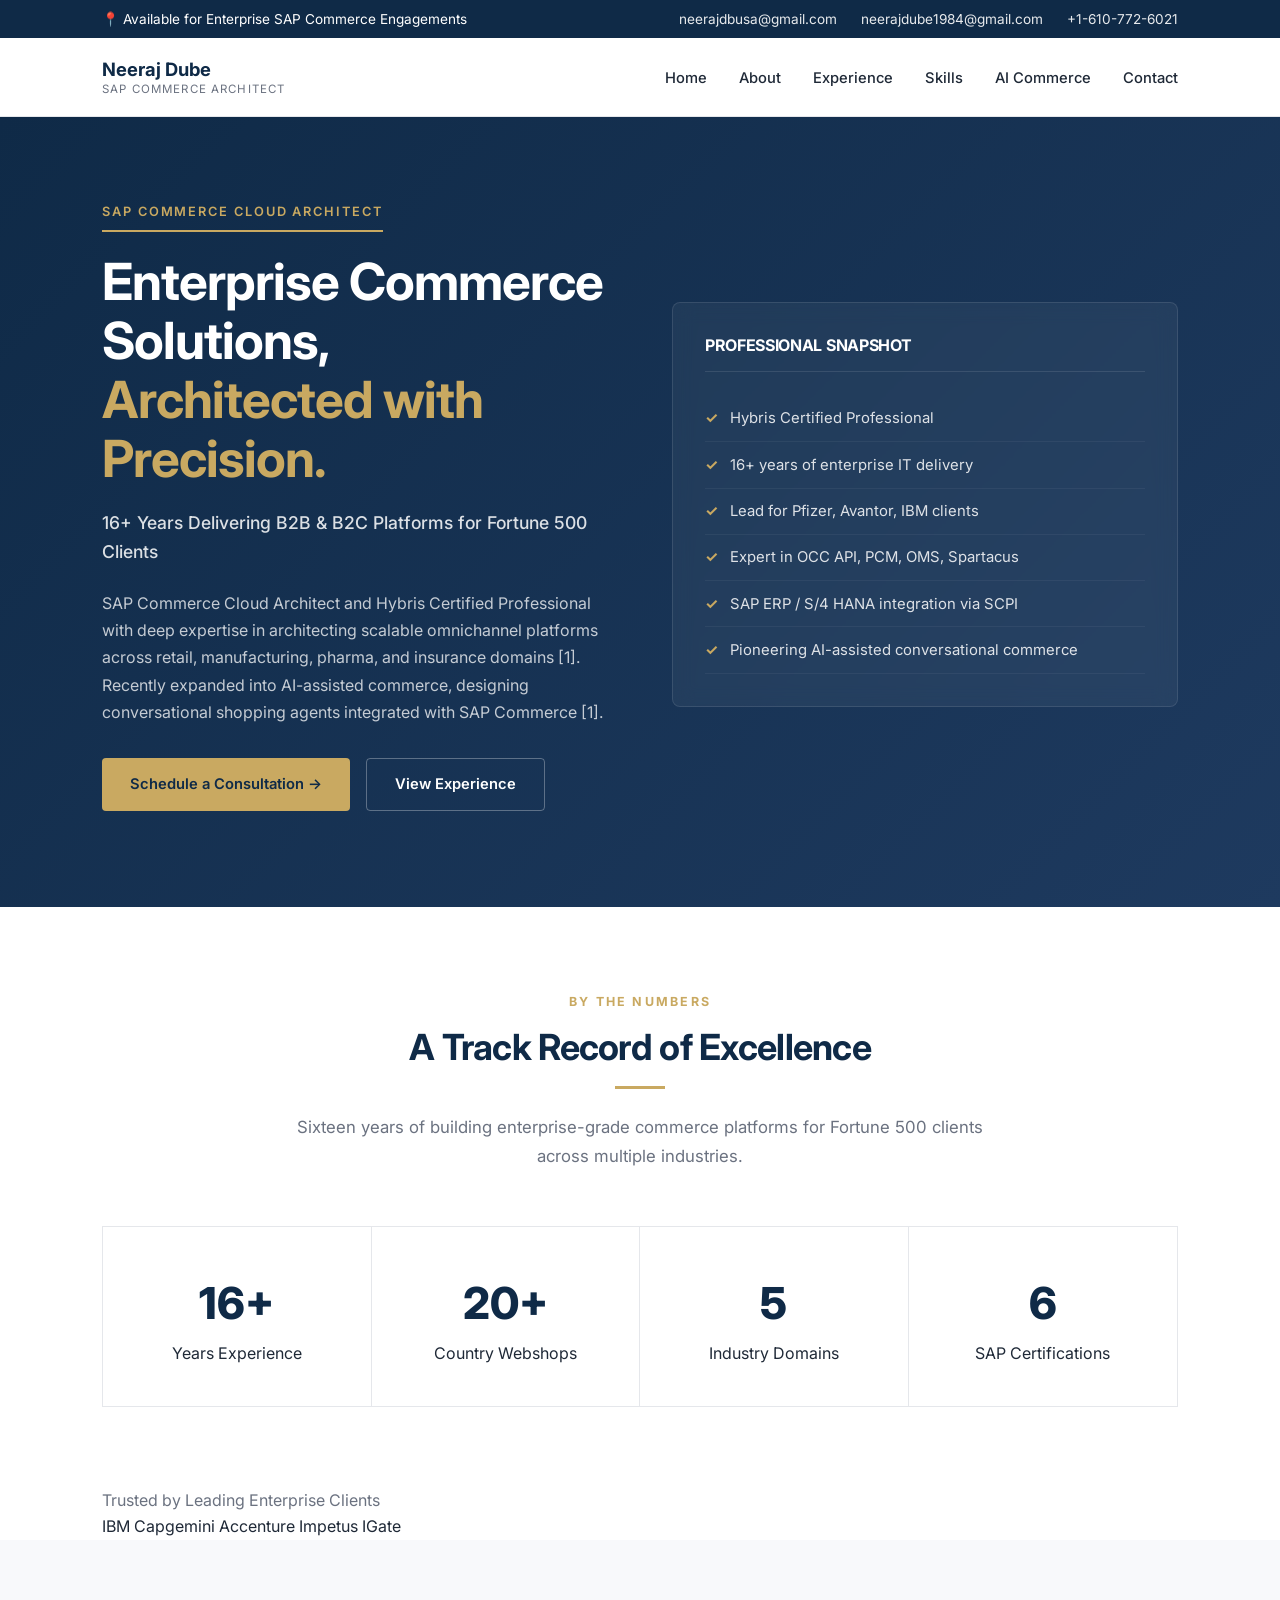
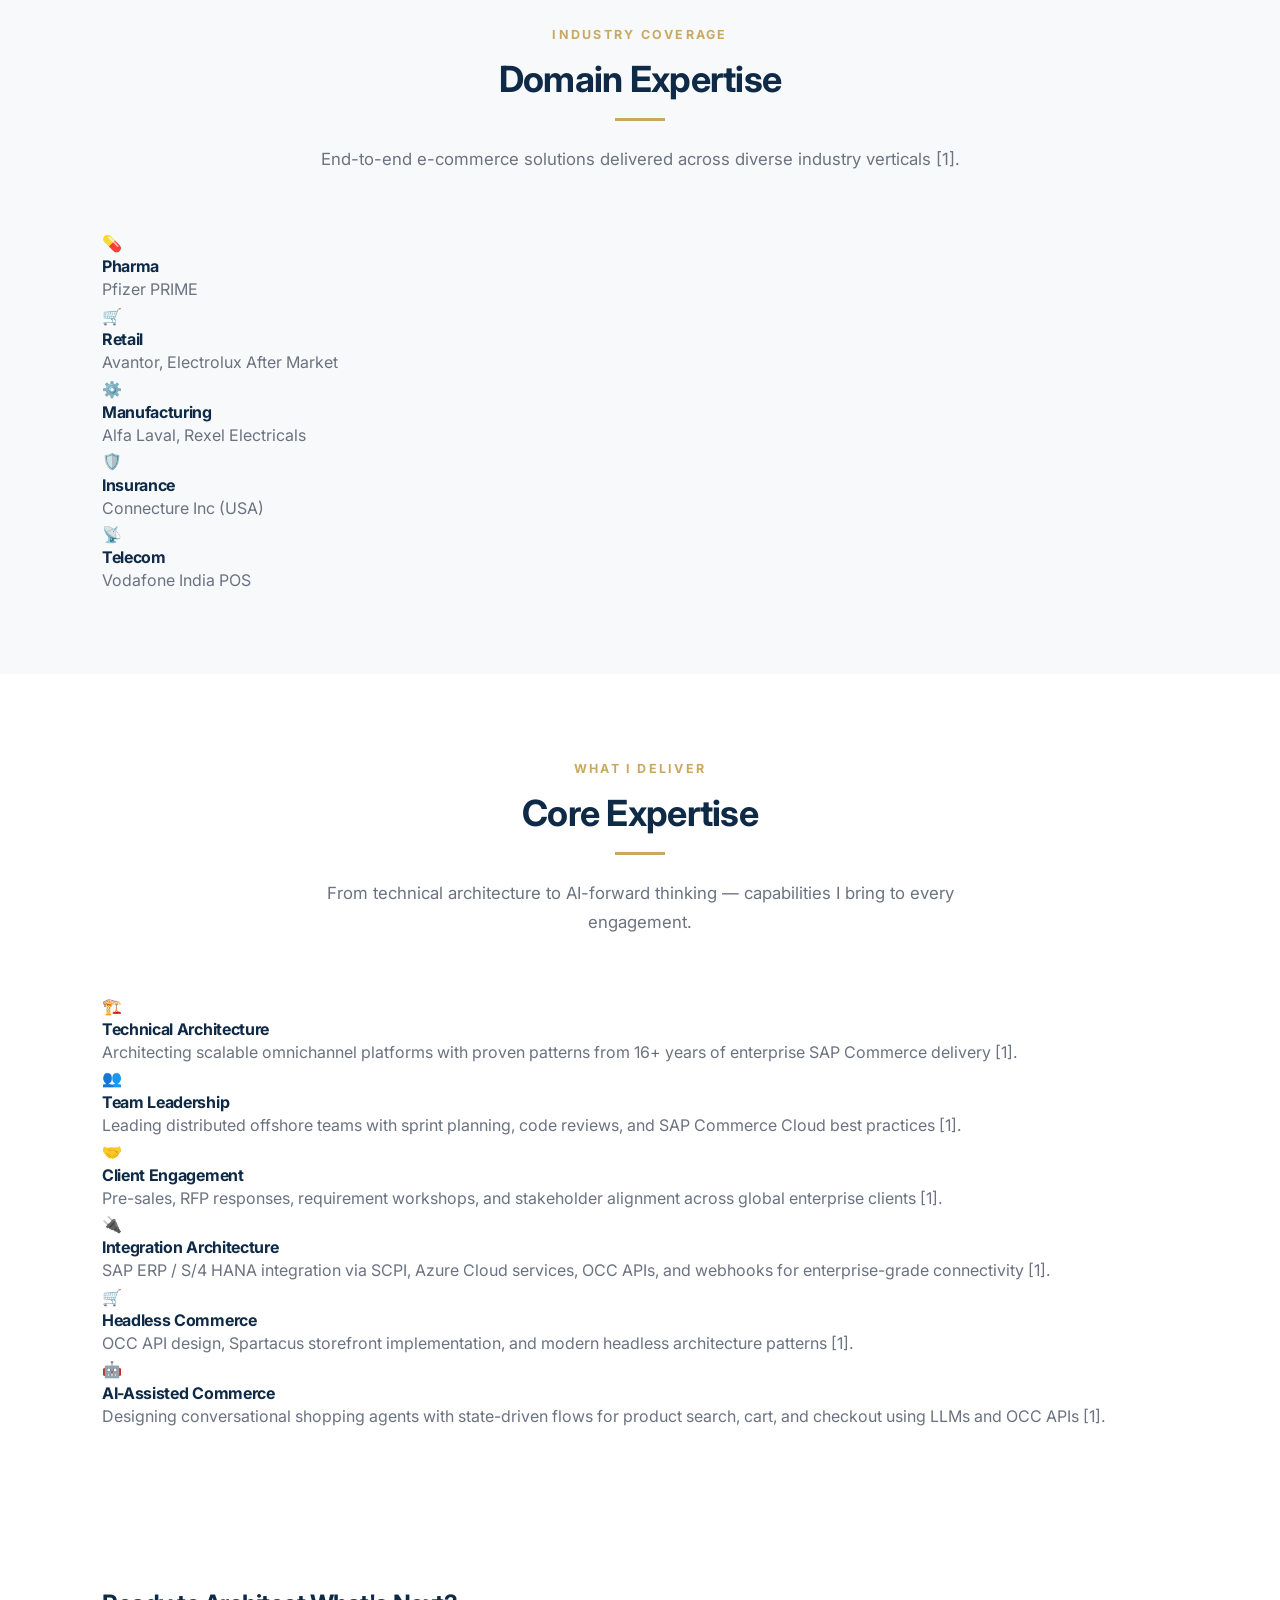
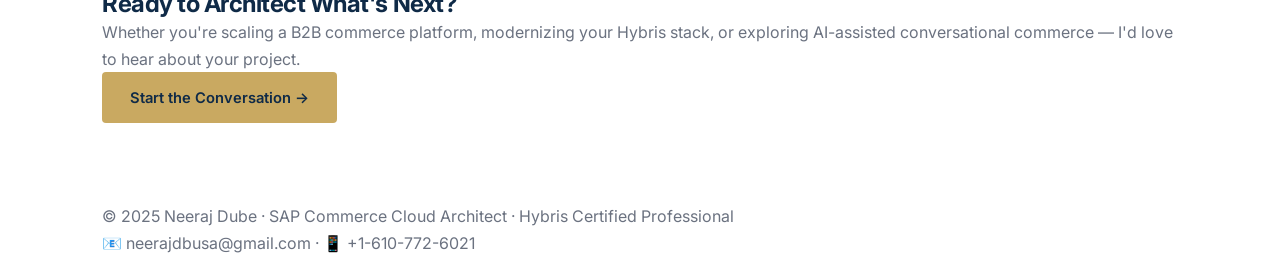
<file: index.html>
<!DOCTYPE html>
<html lang="en">
<head>
<meta charset="UTF-8" />
<meta name="viewport" content="width=device-width, initial-scale=1.0" />
<title>Neeraj Dube — SAP Commerce Cloud Architect</title>
<meta name="description" content="SAP Commerce Cloud Architect and Hybris Certified Professional with 16+ years of experience delivering enterprise B2B and B2C commerce solutions across pharma, retail, manufacturing, and insurance domains." />
<link href="https://fonts.googleapis.com/css2?family=Inter:wght@400;500;600;700;800&display=swap" rel="stylesheet">
<link rel="stylesheet" href="style.css">
</head>
 
<body>

<!-- Top Bar -->
<div class="top-bar">
  <div class="top-bar-inner">
    <span>📍 Available for Enterprise SAP Commerce Engagements</span>
    <div>
      <a href="mailto:neerajdbusa@gmail.com">neerajdbusa@gmail.com</a>
       <a href="mailto:neerajdube1984@gmail.com">neerajdube1984@gmail.com</a>
      <a href="tel:+16107726021">+1-610-772-6021</a>
    </div>
  </div>
</div>

<!-- Navigation -->
<!-- Navigation -->
<nav>
  <div class="nav-inner">
    <div class="logo">
      <span class="logo-name">Neeraj Dube</span>
      <span class="logo-tagline">SAP Commerce Architect</span>
    </div>

    <button class="menu-toggle" id="menuToggle" aria-label="Toggle menu">
      <span></span>
      <span></span>
      <span></span>
    </button>

    <ul class="nav-links" id="navLinks">
      <li><a href="index.html">Home</a></li>
      <li><a href="about.html">About</a></li>
      <li><a href="experience.html">Experience</a></li>
      <li><a href="skills.html">Skills</a></li>
      <li><a href="ai-commerce.html">AI Commerce</a></li>
      <li><a href="contact.html">Contact</a></li>
    </ul>
  </div>
</nav>

<div class="menu-overlay" id="menuOverlay"></div>

<!-- Hero Section -->
<header class="hero">
  <div class="container">
    <div class="hero-inner">
      <div>
        <span class="hero-eyebrow">SAP Commerce Cloud Architect</span>
        <h1>Enterprise Commerce Solutions, <span class="accent">Architected with Precision.</span></h1>
        <p class="title">16+ Years Delivering B2B & B2C Platforms for Fortune 500 Clients</p>
        <p class="tagline">
          SAP Commerce Cloud Architect and Hybris Certified Professional with deep expertise in architecting scalable omnichannel platforms across retail, manufacturing, pharma, and insurance domains [1]. Recently expanded into AI-assisted commerce, designing conversational shopping agents integrated with SAP Commerce [1].
        </p>
        <div class="hero-actions">
          <a href="contact.html" class="btn btn-primary">Schedule a Consultation →</a>
          <a href="experience.html" class="btn btn-outline">View Experience</a>
        </div>
      </div>

      <div class="hero-card">
        <h3>Professional Snapshot</h3>
        <ul class="cred-list">
          <li>Hybris Certified Professional </li>
          <li>16+ years of enterprise IT delivery </li>
          <li>Lead for Pfizer, Avantor, IBM clients </li>
          <li>Expert in OCC API, PCM, OMS, Spartacus </li>
          <li>SAP ERP / S/4 HANA integration via SCPI </li>
          <li>Pioneering AI-assisted conversational commerce </li>
        </ul>
      </div>
    </div>
  </div>
</header>

<!-- Stats Section -->
<section>
  <div class="container">
    <div class="section-header">
      <span class="eyebrow">By The Numbers</span>
      <h2 class="section-title">A Track Record of Excellence</h2>
      <div class="section-divider"></div>
      <p class="section-subtitle">Sixteen years of building enterprise-grade commerce platforms for Fortune 500 clients across multiple industries.</p>
    </div>
    <div class="stats-grid">
      <div class="stat-card">
        <div class="stat-num">16<span class="plus">+</span></div>
        <div class="stat-label">Years Experience</div>
      </div>
      <div class="stat-card">
        <div class="stat-num">20<span class="plus">+</span></div>
        <div class="stat-label">Country Webshops</div>
      </div>
      <div class="stat-card">
        <div class="stat-num">5</div>
        <div class="stat-label">Industry Domains</div>
      </div>
      <div class="stat-card">
        <div class="stat-num">6</div>
        <div class="stat-label">SAP Certifications</div>
      </div>
    </div>
  </div>
</section>

<!-- Clients Bar -->
<div class="clients-section">
  <div class="container">
    <p class="clients-label">Trusted by Leading Enterprise Clients</p>
    <div class="clients-grid">
      <span class="client-name">IBM</span>
      <span class="client-name">Capgemini</span>
      <span class="client-name">Accenture</span>
      <span class="client-name">Impetus</span>
      <span class="client-name">IGate</span>
      </div>
  </div>
</div>

<!-- Domain Expertise -->
<section class="section-alt">
  <div class="container">
    <div class="section-header">
      <span class="eyebrow">Industry Coverage</span>
      <h2 class="section-title">Domain Expertise</h2>
      <div class="section-divider"></div>
      <p class="section-subtitle">End-to-end e-commerce solutions delivered across diverse industry verticals [1].</p>
    </div>
    <div class="domain-grid">
      <div class="domain-card">
        <div class="domain-icon">💊</div>
        <h4>Pharma</h4>
        <p>Pfizer PRIME </p>
      </div>
      <div class="domain-card">
        <div class="domain-icon">🛒</div>
        <h4>Retail</h4>
        <p>Avantor, Electrolux After Market</p>
      </div>
      <div class="domain-card">
        <div class="domain-icon">⚙️</div>
        <h4>Manufacturing</h4>
        <p>Alfa Laval, Rexel Electricals </p>
      </div>
      <div class="domain-card">
        <div class="domain-icon">🛡️</div>
        <h4>Insurance</h4>
        <p>Connecture Inc (USA) </p>
      </div>
      <div class="domain-card">
        <div class="domain-icon">📡</div>
        <h4>Telecom</h4>
        <p>Vodafone India POS </p>
      </div>
    </div>
  </div>
</section>

<!-- Core Expertise -->
<section>
  <div class="container">
    <div class="section-header">
      <span class="eyebrow">What I Deliver</span>
      <h2 class="section-title">Core Expertise</h2>
      <div class="section-divider"></div>
      <p class="section-subtitle">From technical architecture to AI-forward thinking — capabilities I bring to every engagement.</p>
    </div>
    <div class="expertise-grid">
      <div class="expertise-card">
        <div class="expertise-icon">🏗️</div>
        <h4>Technical Architecture</h4>
        <p>Architecting scalable omnichannel platforms with proven patterns from 16+ years of enterprise SAP Commerce delivery [1].</p>
      </div>
      <div class="expertise-card">
        <div class="expertise-icon">👥</div>
        <h4>Team Leadership</h4>
        <p>Leading distributed offshore teams with sprint planning, code reviews, and SAP Commerce Cloud best practices [1].</p>
      </div>
      <div class="expertise-card">
        <div class="expertise-icon">🤝</div>
        <h4>Client Engagement</h4>
        <p>Pre-sales, RFP responses, requirement workshops, and stakeholder alignment across global enterprise clients [1].</p>
      </div>
      <div class="expertise-card">
        <div class="expertise-icon">🔌</div>
        <h4>Integration Architecture</h4>
        <p>SAP ERP / S/4 HANA integration via SCPI, Azure Cloud services, OCC APIs, and webhooks for enterprise-grade connectivity [1].</p>
      </div>
      <div class="expertise-card">
        <div class="expertise-icon">🛒</div>
        <h4>Headless Commerce</h4>
        <p>OCC API design, Spartacus storefront implementation, and modern headless architecture patterns [1].</p>
      </div>
      <div class="expertise-card">
        <div class="expertise-icon">🤖</div>
        <h4>AI-Assisted Commerce</h4>
        <p>Designing conversational shopping agents with state-driven flows for product search, cart, and checkout using LLMs and OCC APIs [1].</p>
      </div>
    </div>
  </div>
</section>

<!-- CTA Banner -->
<section>
  <div class="container">
    <div class="cta-banner">
      <h2>Ready to Architect What's Next?</h2>
      <p>Whether you're scaling a B2B commerce platform, modernizing your Hybris stack, or exploring AI-assisted conversational commerce — I'd love to hear about your project.</p>
      <a href="contact.html" class="btn btn-primary">Start the Conversation →</a>
    </div>
  </div>
</section>

<!-- Footer -->
<footer>
  <div class="container">
    <p>© 2025 Neeraj Dube · SAP Commerce Cloud Architect · Hybris Certified Professional </p>
    <p>📧 <a href="mailto:neerajdbusa@gmail.com">neerajdbusa@gmail.com</a> · 📱 +1-610-772-6021</p>
  </div>
</footer>
<script>
        document.addEventListener('DOMContentLoaded', function() {
          const menuToggle = document.getElementById('menuToggle');
          const navLinks = document.getElementById('navLinks');
          const menuOverlay = document.getElementById('menuOverlay');

          function toggleMenu() {
            menuToggle.classList.toggle('active');
            navLinks.classList.toggle('active');
            menuOverlay.classList.toggle('active');
            document.body.style.overflow = navLinks.classList.contains('active') ? 'hidden' : '';
          }

          if (menuToggle && navLinks && menuOverlay) {
            menuToggle.addEventListener('click', toggleMenu);
            menuOverlay.addEventListener('click', toggleMenu);

            const links = navLinks.querySelectorAll('a');
            links.forEach(link => {
              link.addEventListener('click', toggleMenu);
            });
          }
        });
      </script>
</body>
</html>
</file>
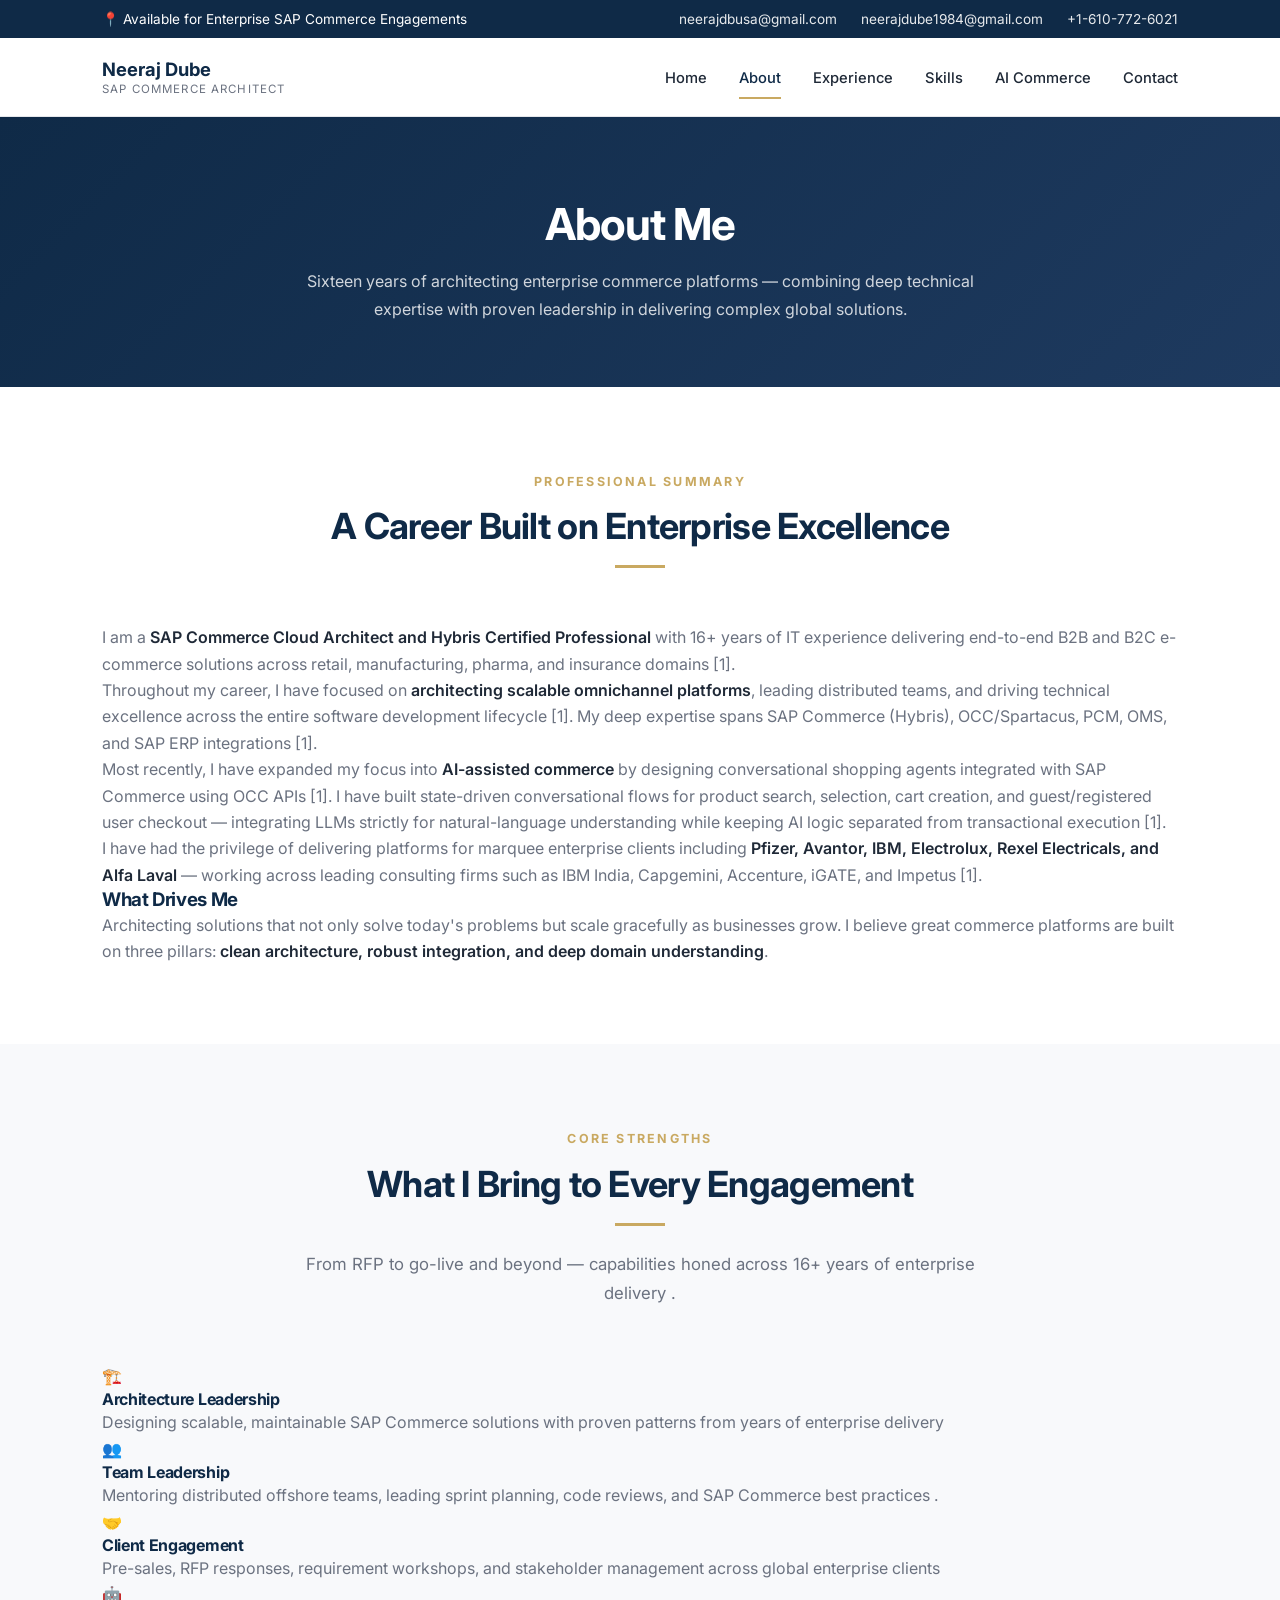
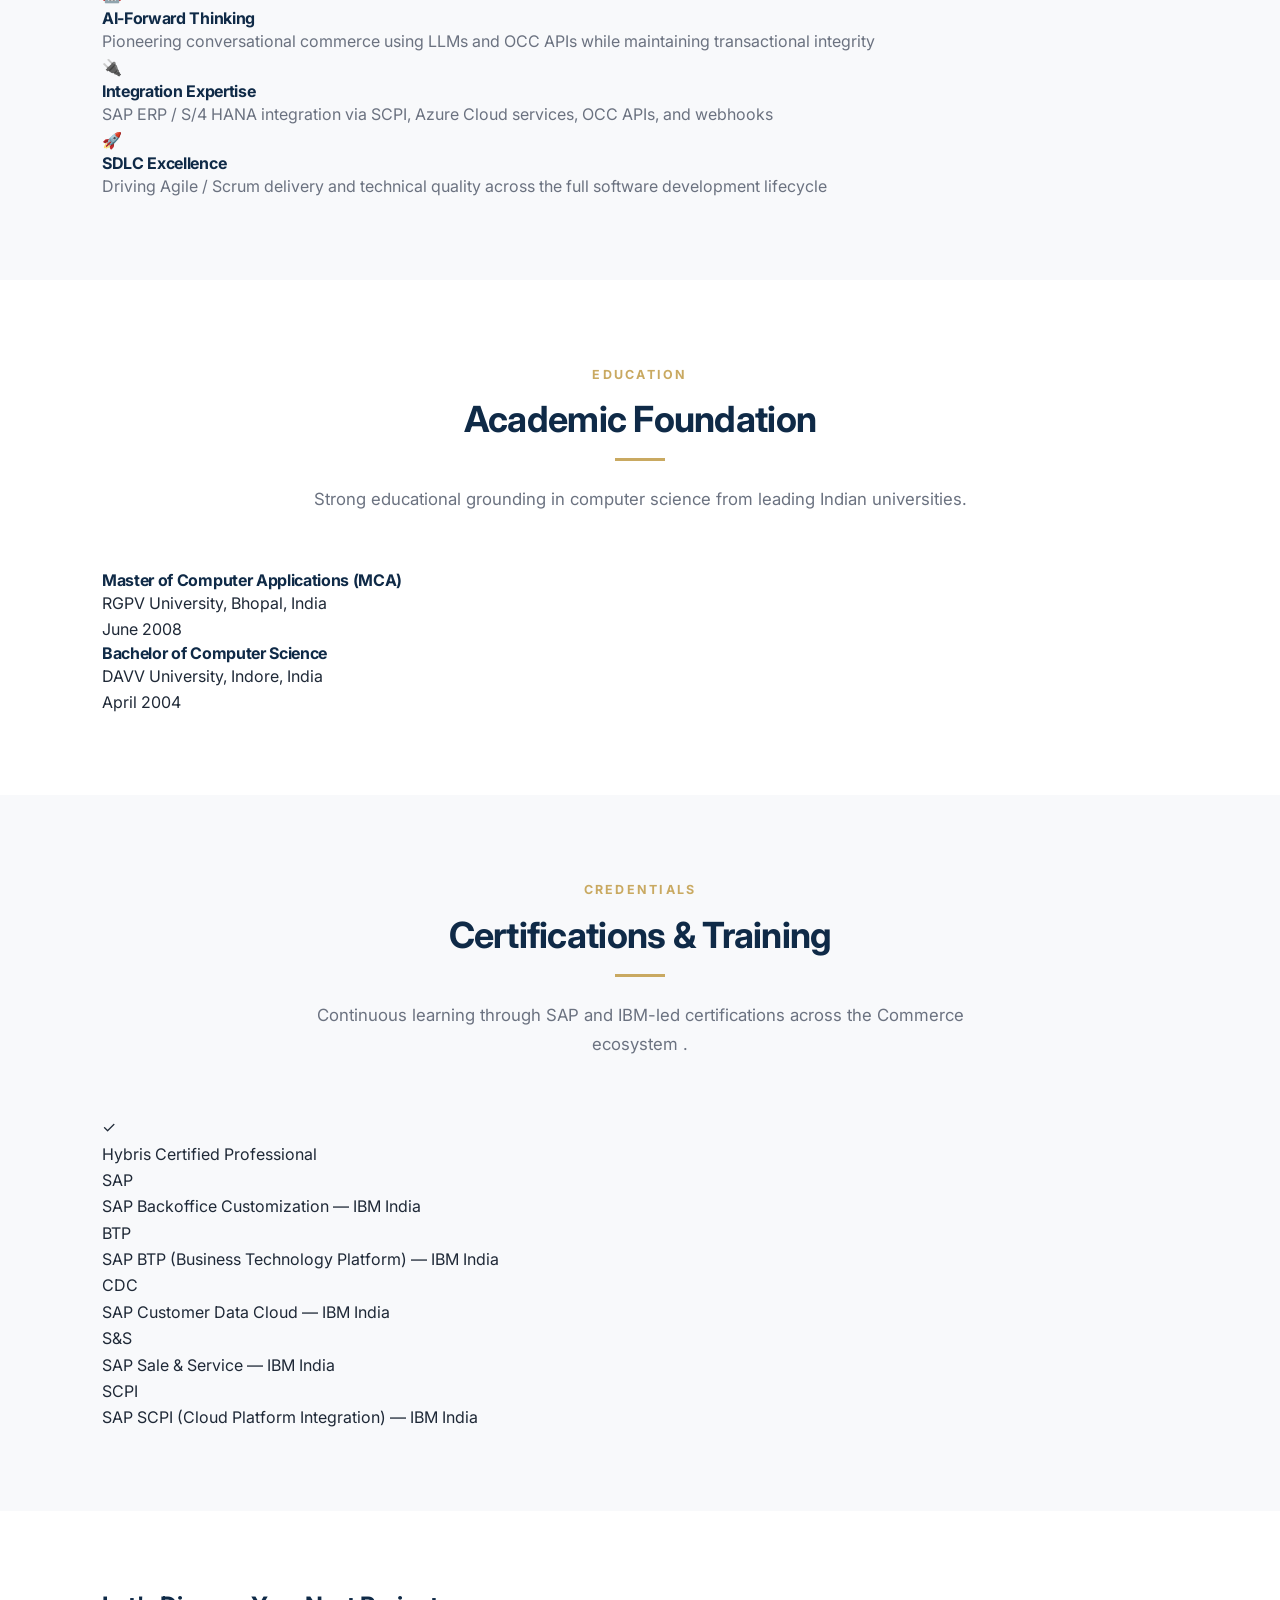
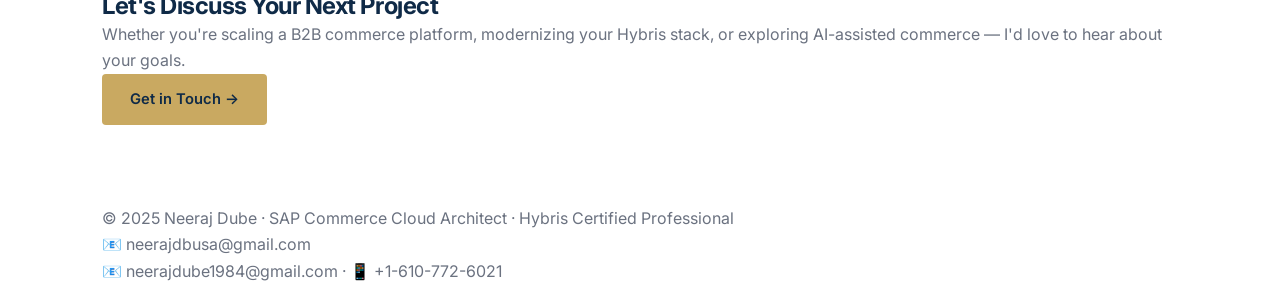
<file: about.html>
<!DOCTYPE html>
<html lang="en">
<head>
<meta charset="UTF-8" />
<meta name="viewport" content="width=device-width, initial-scale=1.0" />
<title>About — Neeraj Dube | SAP Commerce Cloud Architect</title>
<meta name="description" content="About Neeraj Dube — SAP Commerce Cloud Architect with 16+ years of experience delivering enterprise B2B and B2C commerce solutions across retail, manufacturing, pharma, and insurance domains." />
<link href="https://fonts.googleapis.com/css2?family=Inter:wght@400;500;600;700;800&display=swap" rel="stylesheet">
<link rel="stylesheet" href="style.css">
</head>
 
<body>

<!-- Top Bar -->
<div class="top-bar">
  <div class="top-bar-inner">
    <span>📍 Available for Enterprise SAP Commerce Engagements</span>
    <div>
       <a href="mailto:neerajdbusa@gmail.com">neerajdbusa@gmail.com</a>
       <a href="mailto:neerajdube1984@gmail.com">neerajdube1984@gmail.com</a>
      <a href="tel:+16107726021">+1-610-772-6021</a>
    </div>
  </div>
</div>

<!-- Navigation -->
<!-- Navigation -->
<nav>
  <div class="nav-inner">
    <div class="logo">
      <span class="logo-name">Neeraj Dube</span>
      <span class="logo-tagline">SAP Commerce Architect</span>
    </div>

    <button class="menu-toggle" id="menuToggle" aria-label="Toggle menu">
      <span></span>
      <span></span>
      <span></span>
    </button>

    <ul class="nav-links" id="navLinks">
      <li><a href="index.html">Home</a></li>
     <li><a href="about.html" class="active">About</a></li>
      <li><a href="experience.html">Experience</a></li>
      <li><a href="skills.html">Skills</a></li>
      <li><a href="ai-commerce.html">AI Commerce</a></li>
      <li><a href="contact.html">Contact</a></li>
    </ul>
  </div>
</nav>

<div class="menu-overlay" id="menuOverlay"></div>

<!-- Page Header -->
<header class="page-header">
  <div class="container">
    <h1>About Me</h1>
    <p>Sixteen years of architecting enterprise commerce platforms — combining deep technical expertise with proven leadership in delivering complex global solutions.</p>
  </div>
</header>

<!-- Professional Summary -->
<section>
  <div class="container">
    <div class="section-header">
      <span class="eyebrow">Professional Summary</span>
      <h2 class="section-title">A Career Built on Enterprise Excellence</h2>
      <div class="section-divider"></div>
    </div>

    <div class="about-text">
      <p>I am a <strong>SAP Commerce Cloud Architect and Hybris Certified Professional</strong> with 16+ years of IT experience delivering end-to-end B2B and B2C e-commerce solutions across retail, manufacturing, pharma, and insurance domains [1].</p>
      <p>Throughout my career, I have focused on <strong>architecting scalable omnichannel platforms</strong>, leading distributed teams, and driving technical excellence across the entire software development lifecycle [1]. My deep expertise spans SAP Commerce (Hybris), OCC/Spartacus, PCM, OMS, and SAP ERP integrations [1].</p>
      <p>Most recently, I have expanded my focus into <strong>AI-assisted commerce</strong> by designing conversational shopping agents integrated with SAP Commerce using OCC APIs [1]. I have built state-driven conversational flows for product search, selection, cart creation, and guest/registered user checkout — integrating LLMs strictly for natural-language understanding while keeping AI logic separated from transactional execution [1].</p>
      <p>I have had the privilege of delivering platforms for marquee enterprise clients including <strong>Pfizer, Avantor, IBM, Electrolux, Rexel Electricals, and Alfa Laval</strong> — working across leading consulting firms such as IBM India, Capgemini, Accenture, iGATE, and Impetus [1].</p>
    </div>

    <div class="highlight-box">
      <h3>What Drives Me</h3>
      <p>Architecting solutions that not only solve today's problems but scale gracefully as businesses grow. I believe great commerce platforms are built on three pillars: <strong>clean architecture, robust integration, and deep domain understanding</strong>.</p>
    </div>
  </div>
</section>

<!-- Core Strengths -->
<section class="section-alt">
  <div class="container">
    <div class="section-header">
      <span class="eyebrow">Core Strengths</span>
      <h2 class="section-title">What I Bring to Every Engagement</h2>
      <div class="section-divider"></div>
      <p class="section-subtitle">From RFP to go-live and beyond — capabilities honed across 16+ years of enterprise delivery .</p>
    </div>

    <div class="values-grid">
      <div class="value-card">
        <div class="value-icon">🏗️</div>
        <h4>Architecture Leadership</h4>
        <p>Designing scalable, maintainable SAP Commerce solutions with proven patterns from years of enterprise delivery </p>
      </div>
      <div class="value-card">
        <div class="value-icon">👥</div>
        <h4>Team Leadership</h4>
        <p>Mentoring distributed offshore teams, leading sprint planning, code reviews, and SAP Commerce best practices .</p>
      </div>
      <div class="value-card">
        <div class="value-icon">🤝</div>
        <h4>Client Engagement</h4>
        <p>Pre-sales, RFP responses, requirement workshops, and stakeholder management across global enterprise clients </p>
      </div>
      <div class="value-card">
        <div class="value-icon">🤖</div>
        <h4>AI-Forward Thinking</h4>
        <p>Pioneering conversational commerce using LLMs and OCC APIs while maintaining transactional integrity </p>
      </div>
      <div class="value-card">
        <div class="value-icon">🔌</div>
        <h4>Integration Expertise</h4>
        <p>SAP ERP / S/4 HANA integration via SCPI, Azure Cloud services, OCC APIs, and webhooks </p>
      </div>
      <div class="value-card">
        <div class="value-icon">🚀</div>
        <h4>SDLC Excellence</h4>
        <p>Driving Agile / Scrum delivery and technical quality across the full software development lifecycle </p>
      </div>
    </div>
  </div>
</section>

<!-- Education -->
<section>
  <div class="container">
    <div class="section-header">
      <span class="eyebrow">Education</span>
      <h2 class="section-title">Academic Foundation</h2>
      <div class="section-divider"></div>
      <p class="section-subtitle">Strong educational grounding in computer science from leading Indian universities.</p>
    </div>

    <div class="edu-card">
      <h4>Master of Computer Applications (MCA)</h4>
      <div class="uni">RGPV University, Bhopal, India</div>
      <div class="year">June 2008 </div>
    </div>
    <div class="edu-card">
      <h4>Bachelor of Computer Science</h4>
      <div class="uni">DAVV University, Indore, India</div>
      <div class="year">April 2004 </div>
    </div>
  </div>
</section>

<!-- Certifications -->
<section class="section-alt">
  <div class="container">
    <div class="section-header">
      <span class="eyebrow">Credentials</span>
      <h2 class="section-title">Certifications & Training</h2>
      <div class="section-divider"></div>
      <p class="section-subtitle">Continuous learning through SAP and IBM-led certifications across the Commerce ecosystem .</p>
    </div>

    <div class="cert-grid">
      <div class="cert-card">
        <div class="cert-icon">✓</div>
        <div class="name">Hybris Certified Professional </div>
      </div>
      <div class="cert-card">
        <div class="cert-icon">SAP</div>
        <div class="name">SAP Backoffice Customization — IBM India </div>
      </div>
      <div class="cert-card">
        <div class="cert-icon">BTP</div>
        <div class="name">SAP BTP (Business Technology Platform) — IBM India </div>
      </div>
      <div class="cert-card">
        <div class="cert-icon">CDC</div>
        <div class="name">SAP Customer Data Cloud — IBM India </div>
      </div>
      <div class="cert-card">
        <div class="cert-icon">S&S</div>
        <div class="name">SAP Sale & Service — IBM India </div>
      </div>
      <div class="cert-card">
        <div class="cert-icon">SCPI</div>
        <div class="name">SAP SCPI (Cloud Platform Integration) — IBM India </div>
      </div>
    </div>
  </div>
</section>

<!-- CTA Banner -->
<section>
  <div class="container">
    <div class="cta-banner">
      <h2>Let's Discuss Your Next Project</h2>
      <p>Whether you're scaling a B2B commerce platform, modernizing your Hybris stack, or exploring AI-assisted commerce — I'd love to hear about your goals.</p>
      <a href="contact.html" class="btn btn-primary">Get in Touch →</a>
    </div>
  </div>
</section>

<!-- Footer -->
<footer>
  <div class="container">
    <p>© 2025 Neeraj Dube · SAP Commerce Cloud Architect · Hybris Certified Professional </p>
    <p>📧 <a href="mailto:neerajdbusa@gmail.com">neerajdbusa@gmail.com</a>  
    <p>📧 <a href="mailto:neerajdube1984@gmail.com">neerajdube1984@gmail.com</a> · 📱 +1-610-772-6021</p>
  </div>
</footer>
  <script>
        document.addEventListener('DOMContentLoaded', function() {
          const menuToggle = document.getElementById('menuToggle');
          const navLinks = document.getElementById('navLinks');
          const menuOverlay = document.getElementById('menuOverlay');

          function toggleMenu() {
            menuToggle.classList.toggle('active');
            navLinks.classList.toggle('active');
            menuOverlay.classList.toggle('active');
            document.body.style.overflow = navLinks.classList.contains('active') ? 'hidden' : '';
          }

          if (menuToggle && navLinks && menuOverlay) {
            menuToggle.addEventListener('click', toggleMenu);
            menuOverlay.addEventListener('click', toggleMenu);

            const links = navLinks.querySelectorAll('a');
            links.forEach(link => {
              link.addEventListener('click', toggleMenu);
            });
          }
        });
      </script>
</body>
</html>
</file>
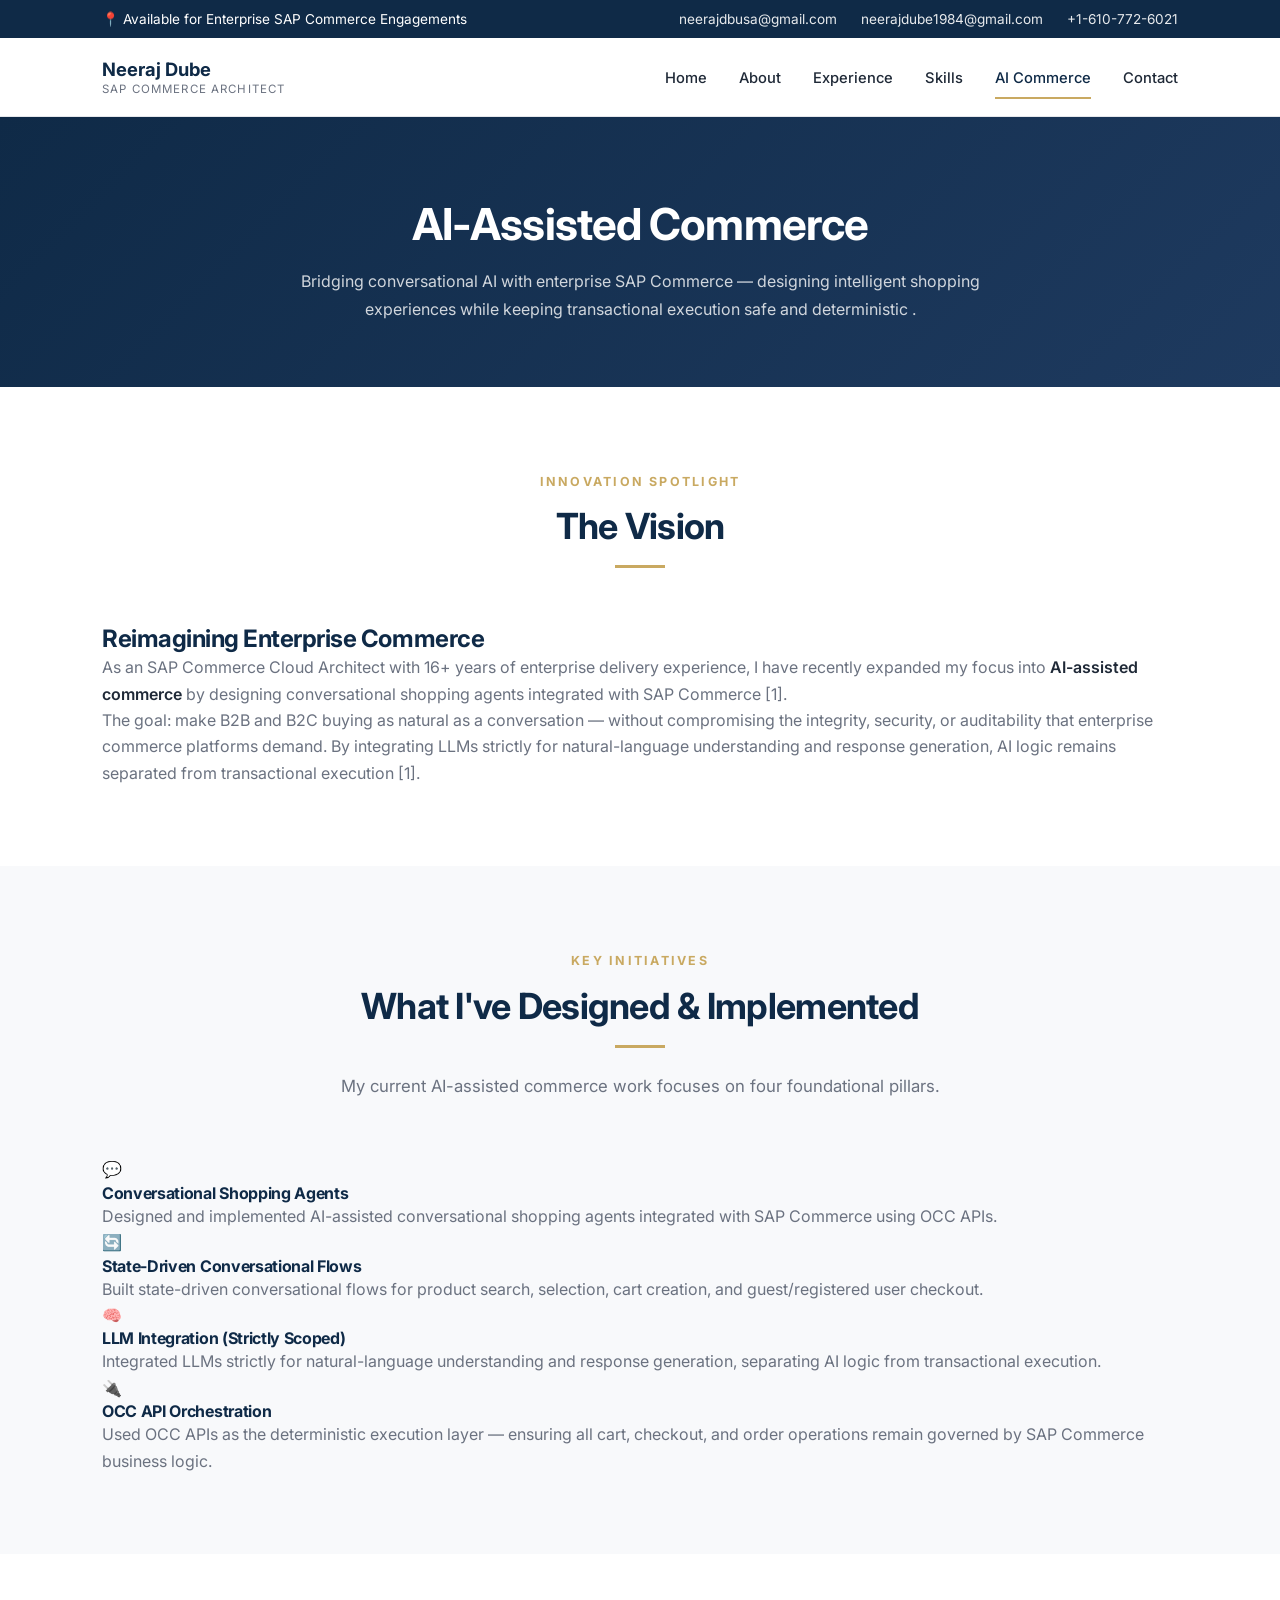
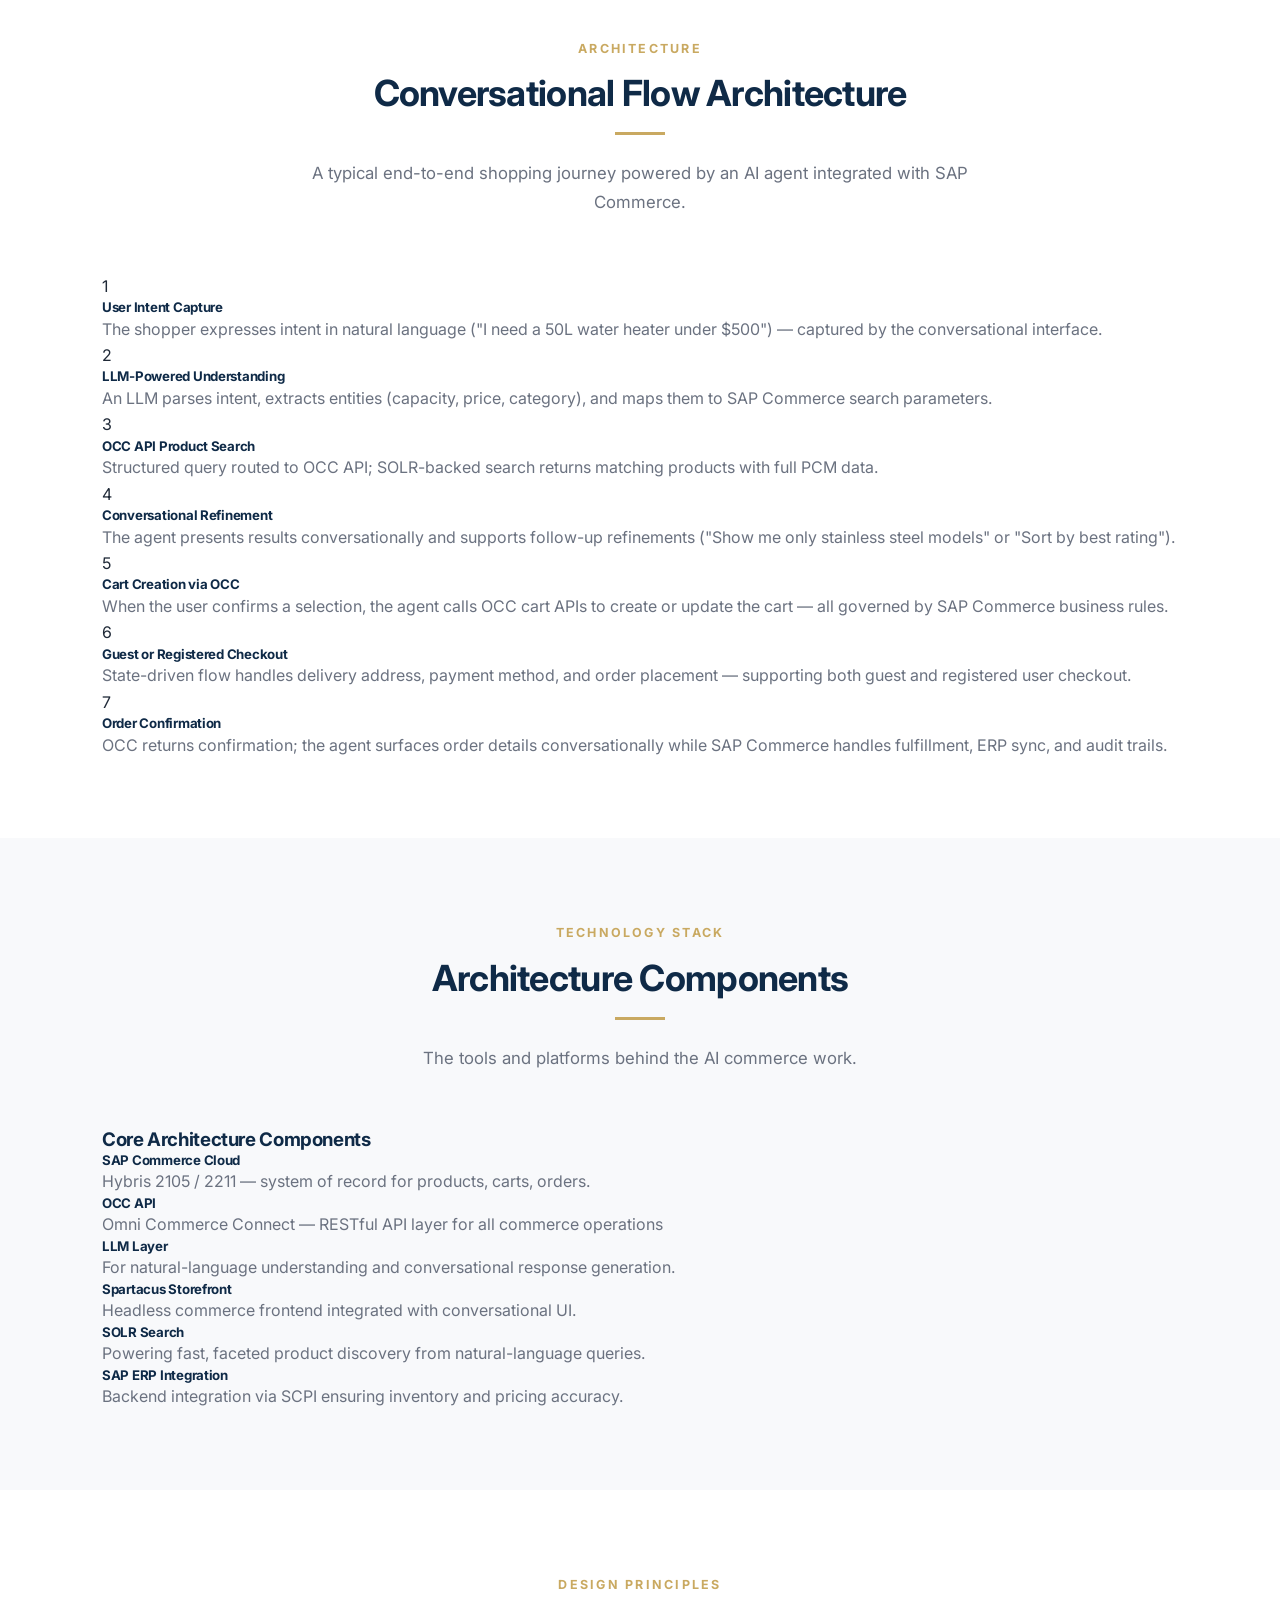
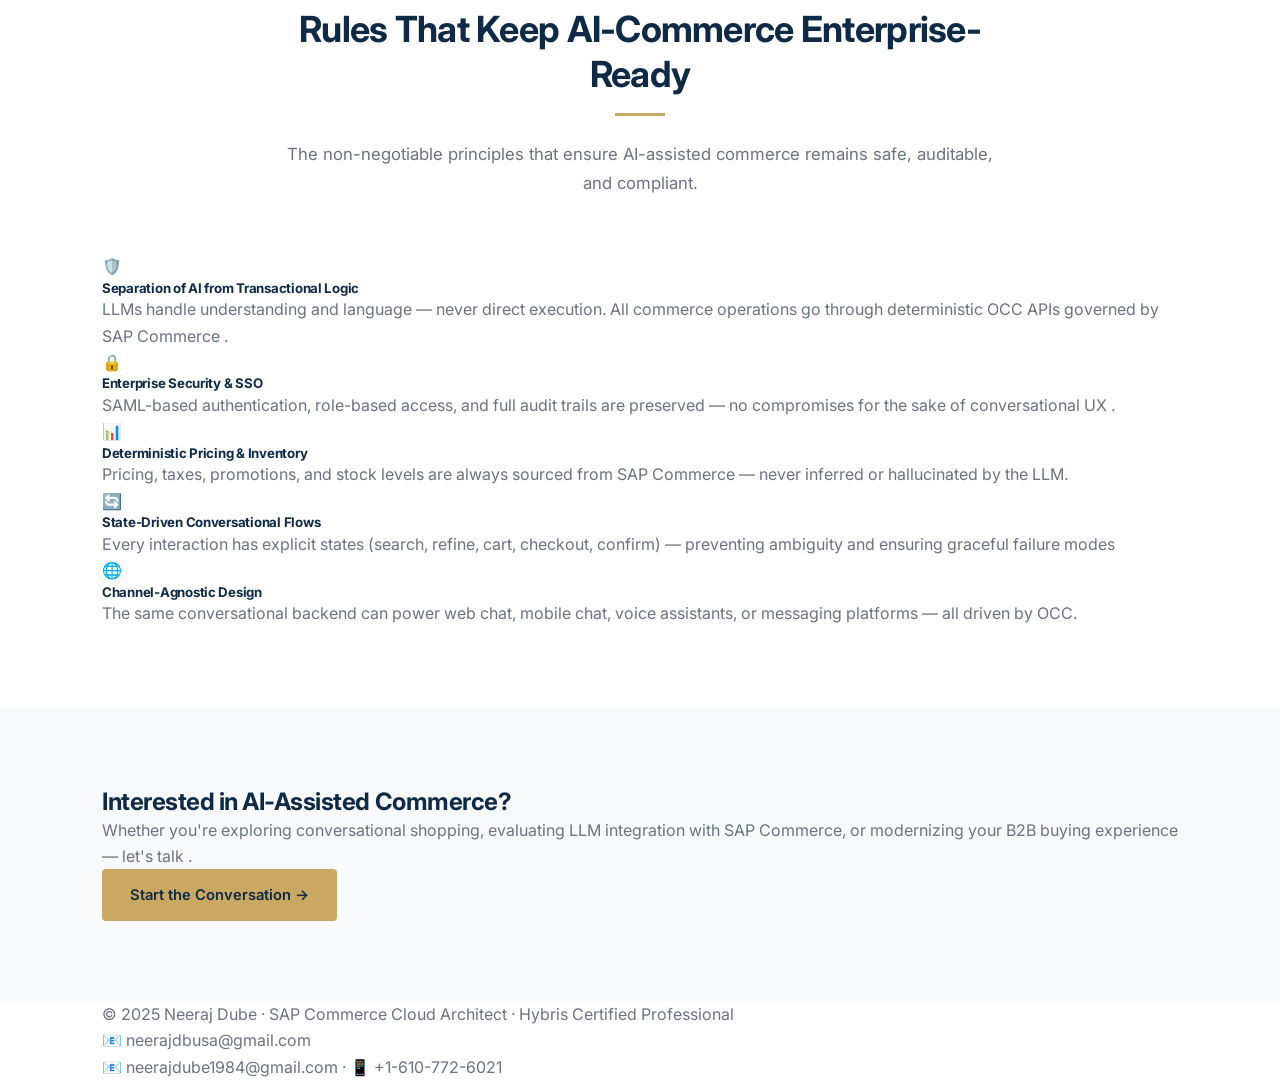
<file: ai-commerce.html>
<!DOCTYPE html>
<html lang="en">
<head>
<meta charset="UTF-8" />
<meta name="viewport" content="width=device-width, initial-scale=1.0" />
<title>AI-Assisted Commerce — Neeraj Dube | SAP Commerce Cloud Architect</title>
<meta name="description" content="AI-Assisted Commerce initiatives by Neeraj Dube — conversational shopping agents integrated with SAP Commerce using OCC APIs and LLMs." />
<link href="https://fonts.googleapis.com/css2?family=Inter:wght@400;500;600;700;800&display=swap" rel="stylesheet">
<link rel="stylesheet" href="style.css">
</head>

<body>

<!-- Top Bar -->
<div class="top-bar">
  <div class="top-bar-inner">
    <span>📍 Available for Enterprise SAP Commerce Engagements</span>
    <div>
      <a href="mailto:neerajdbusa@gmail.com">neerajdbusa@gmail.com</a>
        <a href="mailto:neerajdube1984@gmail.com">neerajdube1984@gmail.com</a>
      <a href="tel:+16107726021">+1-610-772-6021</a>
    </div>
  </div>
</div>

<!-- Navigation -->
<!-- Navigation -->
<nav>
  <div class="nav-inner">
    <div class="logo">
      <span class="logo-name">Neeraj Dube</span>
      <span class="logo-tagline">SAP Commerce Architect</span>
    </div>

    <button class="menu-toggle" id="menuToggle" aria-label="Toggle menu">
      <span></span>
      <span></span>
      <span></span>
    </button>

    <ul class="nav-links" id="navLinks">
      <li><a href="index.html">Home</a></li>
      <li><a href="about.html">About</a></li>
      <li><a href="experience.html">Experience</a></li>
      <li><a href="skills.html">Skills</a></li>
      <li><a href="ai-commerce.html" class="active">AI Commerce</a></li>
      <li><a href="contact.html">Contact</a></li>
    </ul>
  </div>
</nav>

<div class="menu-overlay" id="menuOverlay"></div>

<!-- Page Header -->
<header class="page-header">
  <div class="container">
    <h1>AI-Assisted Commerce</h1>
    <p>Bridging conversational AI with enterprise SAP Commerce — designing intelligent shopping experiences while keeping transactional execution safe and deterministic .</p>
  </div>
</header>

<!-- The Vision -->
<section>
  <div class="container">
    <div class="section-header">
      <span class="eyebrow">Innovation Spotlight</span>
      <h2 class="section-title">The Vision</h2>
      <div class="section-divider"></div>
    </div>

    <div class="intro-card">
      <h2>Reimagining Enterprise Commerce</h2>
      <p>As an SAP Commerce Cloud Architect with 16+ years of enterprise delivery experience, I have recently expanded my focus into <strong>AI-assisted commerce</strong> by designing conversational shopping agents integrated with SAP Commerce [1].</p>
      <p>The goal: make B2B and B2C buying as natural as a conversation — without compromising the integrity, security, or auditability that enterprise commerce platforms demand. By integrating LLMs strictly for natural-language understanding and response generation, AI logic remains separated from transactional execution [1].</p>
    </div>
  </div>
</section>

<!-- Key Initiatives -->
<section class="section-alt">
  <div class="container">
    <div class="section-header">
      <span class="eyebrow">Key Initiatives</span>
      <h2 class="section-title">What I've Designed & Implemented</h2>
      <div class="section-divider"></div>
      <p class="section-subtitle">My current AI-assisted commerce work focuses on four foundational pillars.</p>
    </div>

    <div class="feature-grid">
      <div class="feature-card">
        <div class="feature-icon">💬</div>
        <h4>Conversational Shopping Agents</h4>
        <p>Designed and implemented AI-assisted conversational shopping agents integrated with SAP Commerce using OCC APIs.</p>
      </div>
      <div class="feature-card">
        <div class="feature-icon">🔄</div>
        <h4>State-Driven Conversational Flows</h4>
        <p>Built state-driven conversational flows for product search, selection, cart creation, and guest/registered user checkout.</p>
      </div>
      <div class="feature-card">
        <div class="feature-icon">🧠</div>
        <h4>LLM Integration (Strictly Scoped)</h4>
        <p>Integrated LLMs strictly for natural-language understanding and response generation, separating AI logic from transactional execution.</p>
      </div>
      <div class="feature-card">
        <div class="feature-icon">🔌</div>
        <h4>OCC API Orchestration</h4>
        <p>Used OCC APIs as the deterministic execution layer — ensuring all cart, checkout, and order operations remain governed by SAP Commerce business logic.</p>
      </div>
    </div>
  </div>
</section>

<!-- Conversational Flow Architecture -->
<section>
  <div class="container">
    <div class="section-header">
      <span class="eyebrow">Architecture</span>
      <h2 class="section-title">Conversational Flow Architecture</h2>
      <div class="section-divider"></div>
      <p class="section-subtitle">A typical end-to-end shopping journey powered by an AI agent integrated with SAP Commerce.</p>
    </div>

    <div class="flow-step">
      <div class="flow-num">1</div>
      <div class="flow-content">
        <h5>User Intent Capture</h5>
        <p>The shopper expresses intent in natural language ("I need a 50L water heater under $500") — captured by the conversational interface.</p>
      </div>
    </div>
    <div class="flow-step">
      <div class="flow-num">2</div>
      <div class="flow-content">
        <h5>LLM-Powered Understanding</h5>
        <p>An LLM parses intent, extracts entities (capacity, price, category), and maps them to SAP Commerce search parameters.</p>
      </div>
    </div>
    <div class="flow-step">
      <div class="flow-num">3</div>
      <div class="flow-content">
        <h5>OCC API Product Search</h5>
        <p>Structured query routed to OCC API; SOLR-backed search returns matching products with full PCM data.</p>
      </div>
    </div>
    <div class="flow-step">
      <div class="flow-num">4</div>
      <div class="flow-content">
        <h5>Conversational Refinement</h5>
        <p>The agent presents results conversationally and supports follow-up refinements ("Show me only stainless steel models" or "Sort by best rating").</p>
      </div>
    </div>
    <div class="flow-step">
      <div class="flow-num">5</div>
      <div class="flow-content">
        <h5>Cart Creation via OCC</h5>
        <p>When the user confirms a selection, the agent calls OCC cart APIs to create or update the cart — all governed by SAP Commerce business rules.</p>
      </div>
    </div>
    <div class="flow-step">
      <div class="flow-num">6</div>
      <div class="flow-content">
        <h5>Guest or Registered Checkout</h5>
        <p>State-driven flow handles delivery address, payment method, and order placement — supporting both guest and registered user checkout.</p>
      </div>
    </div>
    <div class="flow-step">
      <div class="flow-num">7</div>
      <div class="flow-content">
        <h5>Order Confirmation</h5>
        <p>OCC returns confirmation; the agent surfaces order details conversationally while SAP Commerce handles fulfillment, ERP sync, and audit trails.</p>
      </div>
    </div>
  </div>
</section>

<!-- Technology Stack -->
<section class="section-alt">
  <div class="container">
    <div class="section-header">
      <span class="eyebrow">Technology Stack</span>
      <h2 class="section-title">Architecture Components</h2>
      <div class="section-divider"></div>
      <p class="section-subtitle">The tools and platforms behind the AI commerce work.</p>
    </div>

    <div class="tech-stack">
      <h3>Core Architecture Components</h3>
      <div class="tech-stack-grid">
        <div class="tech-item">
          <h5>SAP Commerce Cloud</h5>
          <p>Hybris 2105 / 2211 — system of record for products, carts, orders.</p>
        </div>
        <div class="tech-item">
          <h5>OCC API</h5>
          <p>Omni Commerce Connect — RESTful API layer for all commerce operations </p>
        </div>
        <div class="tech-item">
          <h5>LLM Layer</h5>
          <p>For natural-language understanding and conversational response generation.</p>
        </div>
        <div class="tech-item">
          <h5>Spartacus Storefront</h5>
          <p>Headless commerce frontend integrated with conversational UI.</p>
        </div>
        <div class="tech-item">
          <h5>SOLR Search</h5>
          <p>Powering fast, faceted product discovery from natural-language queries. </p>
        </div>
        <div class="tech-item">
          <h5>SAP ERP Integration</h5>
          <p>Backend integration via SCPI ensuring inventory and pricing accuracy.</p>
        </div>
      </div>
    </div>
  </div>
</section>

<!-- Design Principles -->
<section>
  <div class="container">
    <div class="section-header">
      <span class="eyebrow">Design Principles</span>
      <h2 class="section-title">Rules That Keep AI-Commerce Enterprise-Ready</h2>
      <div class="section-divider"></div>
      <p class="section-subtitle">The non-negotiable principles that ensure AI-assisted commerce remains safe, auditable, and compliant.</p>
    </div>

    <div class="principle">
      <div class="principle-icon">🛡️</div>
      <div>
        <h5>Separation of AI from Transactional Logic</h5>
        <p>LLMs handle understanding and language — never direct execution. All commerce operations go through deterministic OCC APIs governed by SAP Commerce .</p>
      </div>
    </div>
    <div class="principle">
      <div class="principle-icon">🔒</div>
      <div>
        <h5>Enterprise Security & SSO</h5>
        <p>SAML-based authentication, role-based access, and full audit trails are preserved — no compromises for the sake of conversational UX .</p>
      </div>
    </div>
    <div class="principle">
      <div class="principle-icon">📊</div>
      <div>
        <h5>Deterministic Pricing & Inventory</h5>
        <p>Pricing, taxes, promotions, and stock levels are always sourced from SAP Commerce — never inferred or hallucinated by the LLM.</p>
      </div>
    </div>
    <div class="principle">
      <div class="principle-icon">🔄</div>
      <div>
        <h5>State-Driven Conversational Flows</h5>
        <p>Every interaction has explicit states (search, refine, cart, checkout, confirm) — preventing ambiguity and ensuring graceful failure modes </p>
      </div>
    </div>
    <div class="principle">
      <div class="principle-icon">🌐</div>
      <div>
        <h5>Channel-Agnostic Design</h5>
        <p>The same conversational backend can power web chat, mobile chat, voice assistants, or messaging platforms — all driven by OCC.</p>
              </div>
    </div>
  </div>
</section>

<!-- CTA Banner -->
<section class="section-alt">
  <div class="container">
    <div class="cta-banner">
      <h2>Interested in AI-Assisted Commerce?</h2>
      <p>Whether you're exploring conversational shopping, evaluating LLM integration with SAP Commerce, or modernizing your B2B buying experience — let's talk .</p>
      <a href="contact.html" class="btn btn-primary">Start the Conversation →</a>
    </div>
  </div>
</section>

<!-- Footer -->
<footer>
  <div class="container">
      <p>© 2025 Neeraj Dube · SAP Commerce Cloud Architect · Hybris Certified Professional </p>
    <p>📧 <a href="mailto:neerajdbusa@gmail.com">neerajdbusa@gmail.com</a>  
    <p>📧 <a href="mailto:neerajdube1984@gmail.com">neerajdube1984@gmail.com</a> · 📱 +1-610-772-6021</p>
  </div>
</footer>
  <script>
        document.addEventListener('DOMContentLoaded', function() {
          const menuToggle = document.getElementById('menuToggle');
          const navLinks = document.getElementById('navLinks');
          const menuOverlay = document.getElementById('menuOverlay');

          function toggleMenu() {
            menuToggle.classList.toggle('active');
            navLinks.classList.toggle('active');
            menuOverlay.classList.toggle('active');
            document.body.style.overflow = navLinks.classList.contains('active') ? 'hidden' : '';
          }

          if (menuToggle && navLinks && menuOverlay) {
            menuToggle.addEventListener('click', toggleMenu);
            menuOverlay.addEventListener('click', toggleMenu);

            const links = navLinks.querySelectorAll('a');
            links.forEach(link => {
              link.addEventListener('click', toggleMenu);
            });
          }
        });
      </script>
</body>
</html>
</file>
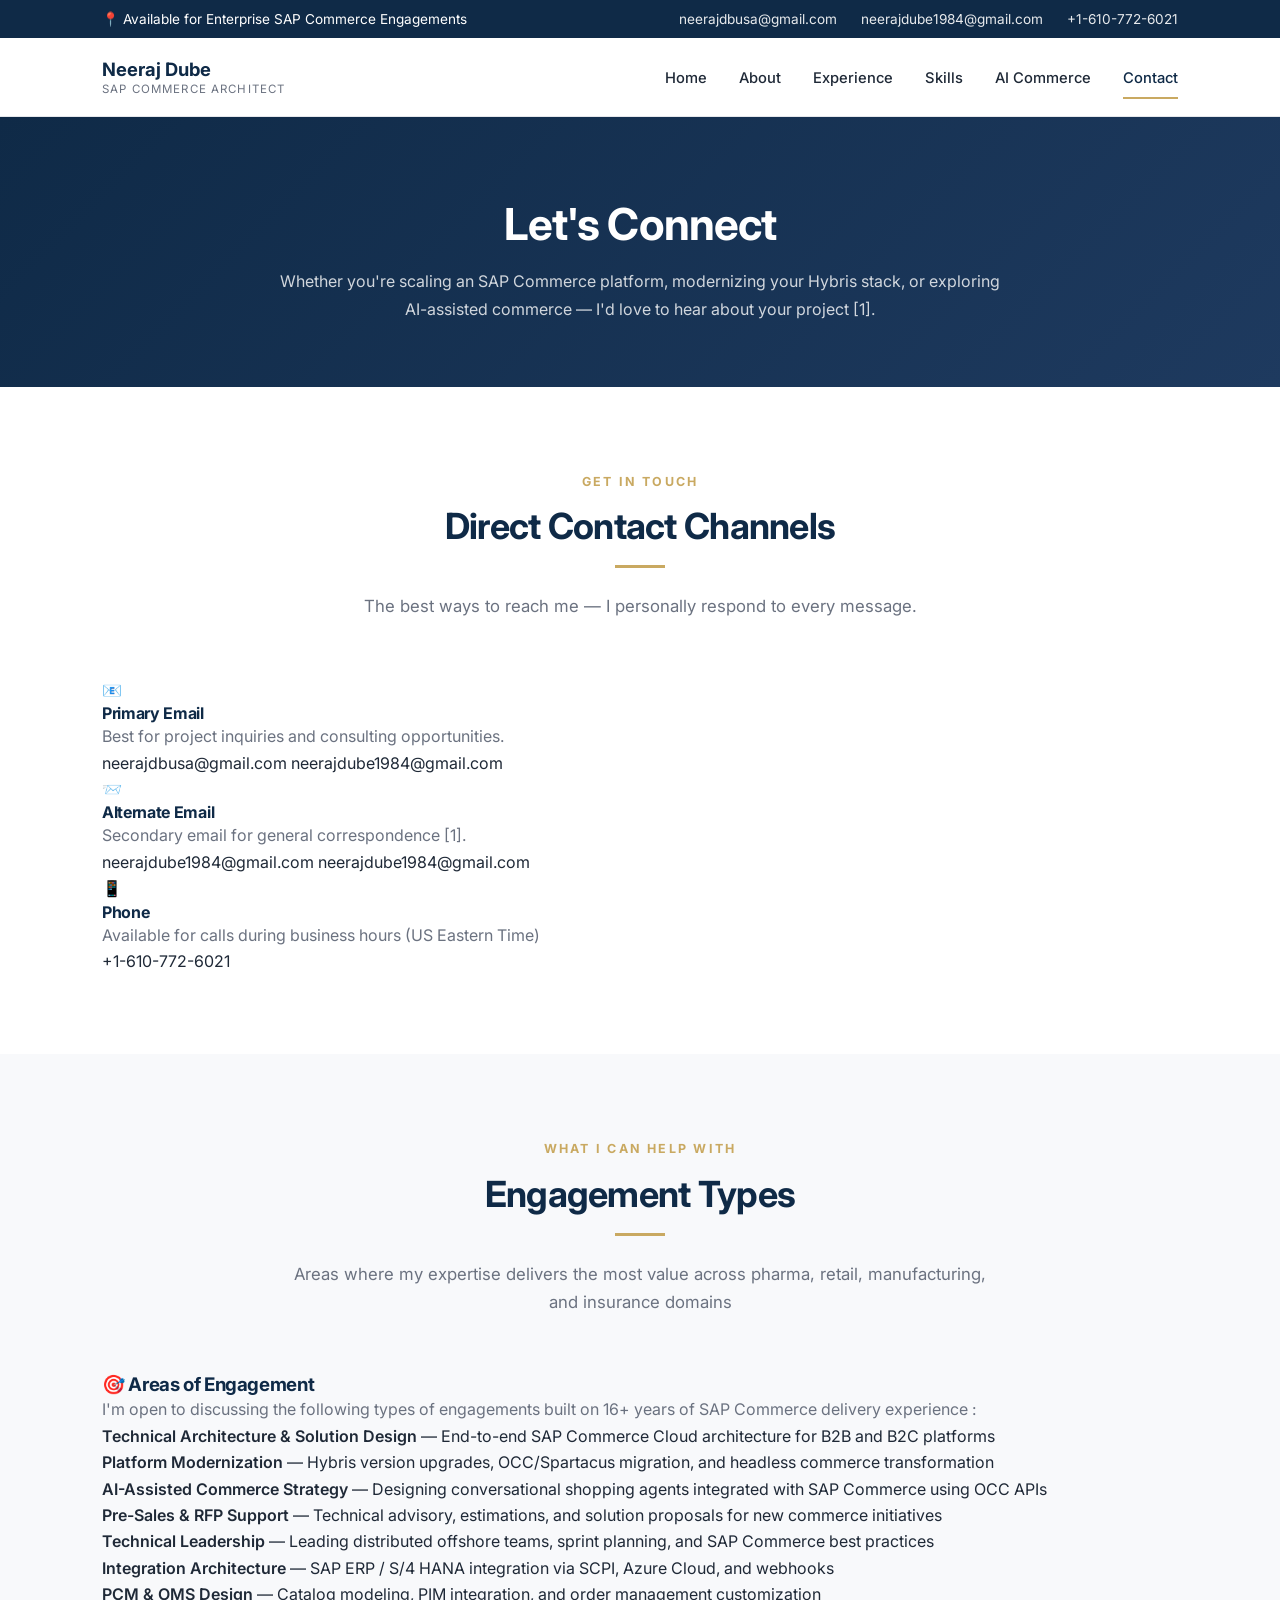
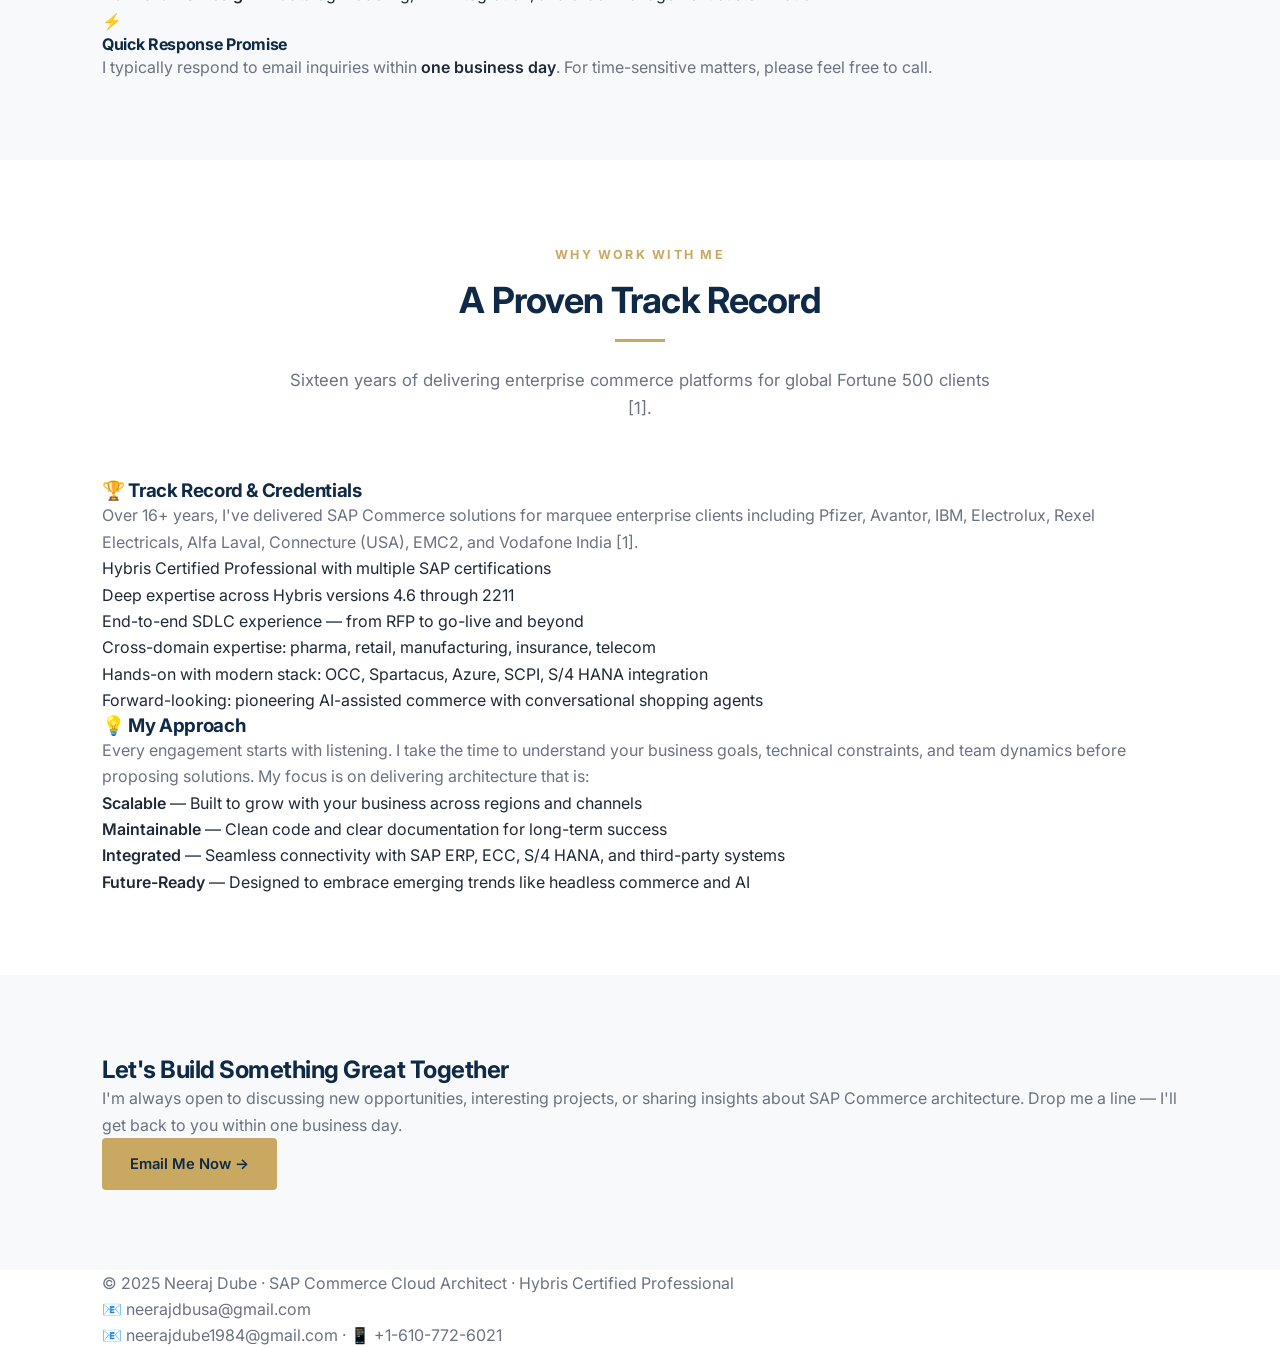
<file: contact.html>
<!DOCTYPE html>
<html lang="en">
<head>
<meta charset="UTF-8" />
<meta name="viewport" content="width=device-width, initial-scale=1.0" />
<title>Contact — Neeraj Dube | SAP Commerce Cloud Architect</title>
<meta name="description" content="Get in touch with Neeraj Dube — SAP Commerce Cloud Architect with 16+ years of experience. Available for consulting, architecture leadership, and AI-assisted commerce engagements." />
<link href="https://fonts.googleapis.com/css2?family=Inter:wght@400;500;600;700;800&display=swap" rel="stylesheet">
<link rel="stylesheet" href="style.css">
</head>

<body>

<!-- Top Bar -->
<div class="top-bar">
  <div class="top-bar-inner">
    <span>📍 Available for Enterprise SAP Commerce Engagements</span>
    <div>
      <a href="mailto:neerajdbusa@gmail.com">neerajdbusa@gmail.com</a>
      <a href="mailto:neerajdube1984@gmail.com">neerajdube1984@gmail.com</a>
      
    <a href="tel:+16107726021">+1-610-772-6021</a>
    </div>
  </div>
</div>

<!-- Navigation -->
<!-- Navigation -->
<nav>
  <div class="nav-inner">
    <div class="logo">
      <span class="logo-name">Neeraj Dube</span>
      <span class="logo-tagline">SAP Commerce Architect</span>
    </div>

    <button class="menu-toggle" id="menuToggle" aria-label="Toggle menu">
      <span></span>
      <span></span>
      <span></span>
    </button>

    <ul class="nav-links" id="navLinks">
      <li><a href="index.html">Home</a></li>
      <li><a href="about.html">About</a></li>
      <li><a href="experience.html">Experience</a></li>
      <li><a href="skills.html">Skills</a></li>
      <li><a href="ai-commerce.html">AI Commerce</a></li>
      <li><a href="contact.html" class="active">Contact</a></li>
    </ul>
  </div>
</nav>

<div class="menu-overlay" id="menuOverlay"></div>

<!-- Page Header -->
<header class="page-header">
  <div class="container">
    <h1>Let's Connect</h1>
    <p>Whether you're scaling an SAP Commerce platform, modernizing your Hybris stack, or exploring AI-assisted commerce — I'd love to hear about your project [1].</p>
  </div>
</header>

<!-- Contact Methods -->
<section>
  <div class="container">
    <div class="section-header">
      <span class="eyebrow">Get In Touch</span>
      <h2 class="section-title">Direct Contact Channels</h2>
      <div class="section-divider"></div>
      <p class="section-subtitle">The best ways to reach me — I personally respond to every message.</p>
    </div>

    <div class="contact-grid">
      <div class="contact-card">
        <div class="contact-icon">📧</div>
        <h4>Primary Email</h4>
        <p>Best for project inquiries and consulting opportunities.</p>
        <a href="mailto:neerajdbusa@gmail.com">neerajdbusa@gmail.com</a>
        <a href="mailto:neerajdube1984@gmail.com">neerajdube1984@gmail.com</a>
        
      </div>
      <div class="contact-card">
        <div class="contact-icon">📨</div>
        <h4>Alternate Email</h4>
        <p>Secondary email for general correspondence [1].</p>
        <a href="mailto:neerajdube1984@gmail.com">neerajdube1984@gmail.com</a>
        <a href="mailto:neerajdube1984@gmail.com">neerajdube1984@gmail.com</a>
      </div>
      <div class="contact-card">
        <div class="contact-icon">📱</div>
        <h4>Phone</h4>
        <p>Available for calls during business hours (US Eastern Time) </p>
        <a href="tel:+16107726021">+1-610-772-6021</a>
      </div>
    </div>
  </div>
</section>

<!-- Engagement Types -->
<section class="section-alt">
  <div class="container">
    <div class="section-header">
      <span class="eyebrow">What I Can Help With</span>
      <h2 class="section-title">Engagement Types</h2>
      <div class="section-divider"></div>
      <p class="section-subtitle">Areas where my expertise delivers the most value across pharma, retail, manufacturing, and insurance domains </p>
    </div>

    <div class="availability-card">
      <h3>🎯 Areas of Engagement</h3>
      <p>I'm open to discussing the following types of engagements built on 16+ years of SAP Commerce delivery experience :</p>
      <ul>
        <li><strong>Technical Architecture & Solution Design</strong> — End-to-end SAP Commerce Cloud architecture for B2B and B2C platforms </li>
        <li><strong>Platform Modernization</strong> — Hybris version upgrades, OCC/Spartacus migration, and headless commerce transformation </li>
        <li><strong>AI-Assisted Commerce Strategy</strong> — Designing conversational shopping agents integrated with SAP Commerce using OCC APIs </li>
        <li><strong>Pre-Sales & RFP Support</strong> — Technical advisory, estimations, and solution proposals for new commerce initiatives </li>
        <li><strong>Technical Leadership</strong> — Leading distributed offshore teams, sprint planning, and SAP Commerce best practices </li>
        <li><strong>Integration Architecture</strong> — SAP ERP / S/4 HANA integration via SCPI, Azure Cloud, and webhooks </li>
        <li><strong>PCM & OMS Design</strong> — Catalog modeling, PIM integration, and order management customization </li>
      </ul>
    </div>

    <div class="response-card">
      <div class="emoji">⚡</div>
      <h4>Quick Response Promise</h4>
      <p>I typically respond to email inquiries within <strong>one business day</strong>. For time-sensitive matters, please feel free to call.</p>
    </div>
  </div>
</section>

<!-- Why Work With Me -->
<section>
  <div class="container">
    <div class="section-header">
      <span class="eyebrow">Why Work With Me</span>
      <h2 class="section-title">A Proven Track Record</h2>
      <div class="section-divider"></div>
      <p class="section-subtitle">Sixteen years of delivering enterprise commerce platforms for global Fortune 500 clients [1].</p>
    </div>

    <div class="availability-card">
      <h3>🏆 Track Record & Credentials</h3>
      <p>Over 16+ years, I've delivered SAP Commerce solutions for marquee enterprise clients including Pfizer, Avantor, IBM, Electrolux, Rexel Electricals, Alfa Laval, Connecture (USA), EMC2, and Vodafone India [1].</p>
      <ul>
        <li>Hybris Certified Professional with multiple SAP certifications </li>
        <li>Deep expertise across Hybris versions 4.6 through 2211 </li>
        <li>End-to-end SDLC experience — from RFP to go-live and beyond </li>
        <li>Cross-domain expertise: pharma, retail, manufacturing, insurance, telecom </li>
        <li>Hands-on with modern stack: OCC, Spartacus, Azure, SCPI, S/4 HANA integration </li>
        <li>Forward-looking: pioneering AI-assisted commerce with conversational shopping agents </li>
      </ul>
    </div>

    <div class="availability-card">
      <h3>💡 My Approach</h3>
      <p>Every engagement starts with listening. I take the time to understand your business goals, technical constraints, and team dynamics before proposing solutions. My focus is on delivering architecture that is:</p>
      <ul>
        <li><strong>Scalable</strong> — Built to grow with your business across regions and channels </li>
        <li><strong>Maintainable</strong> — Clean code and clear documentation for long-term success</li>
        <li><strong>Integrated</strong> — Seamless connectivity with SAP ERP, ECC, S/4 HANA, and third-party systems </li>
        <li><strong>Future-Ready</strong> — Designed to embrace emerging trends like headless commerce and AI </li>
      </ul>
    </div>
  </div>
</section>

<!-- CTA Banner -->
<section class="section-alt">
  <div class="container">
    <div class="cta-banner">
      <h2>Let's Build Something Great Together</h2>
      <p>I'm always open to discussing new opportunities, interesting projects, or sharing insights about SAP Commerce architecture. Drop me a line — I'll get back to you within one business day.</p>
      <a href="mailto:neerajdbusa@gmail.com?subject=Project%20Inquiry" class="btn btn-primary">Email Me Now →</a>
    </div>
  </div>
</section>

<!-- Footer -->
<footer>
  <div class="container">
     <p>© 2025 Neeraj Dube · SAP Commerce Cloud Architect · Hybris Certified Professional </p>
    <p>📧 <a href="mailto:neerajdbusa@gmail.com">neerajdbusa@gmail.com</a>  
    <p>📧 <a href="mailto:neerajdube1984@gmail.com">neerajdube1984@gmail.com</a> · 📱 +1-610-772-6021</p>
  </div>
</footer>
  <script>
        document.addEventListener('DOMContentLoaded', function() {
          const menuToggle = document.getElementById('menuToggle');
          const navLinks = document.getElementById('navLinks');
          const menuOverlay = document.getElementById('menuOverlay');

          function toggleMenu() {
            menuToggle.classList.toggle('active');
            navLinks.classList.toggle('active');
            menuOverlay.classList.toggle('active');
            document.body.style.overflow = navLinks.classList.contains('active') ? 'hidden' : '';
          }

          if (menuToggle && navLinks && menuOverlay) {
            menuToggle.addEventListener('click', toggleMenu);
            menuOverlay.addEventListener('click', toggleMenu);

            const links = navLinks.querySelectorAll('a');
            links.forEach(link => {
              link.addEventListener('click', toggleMenu);
            });
          }
        });
      </script>
</body>
</html>
</file>
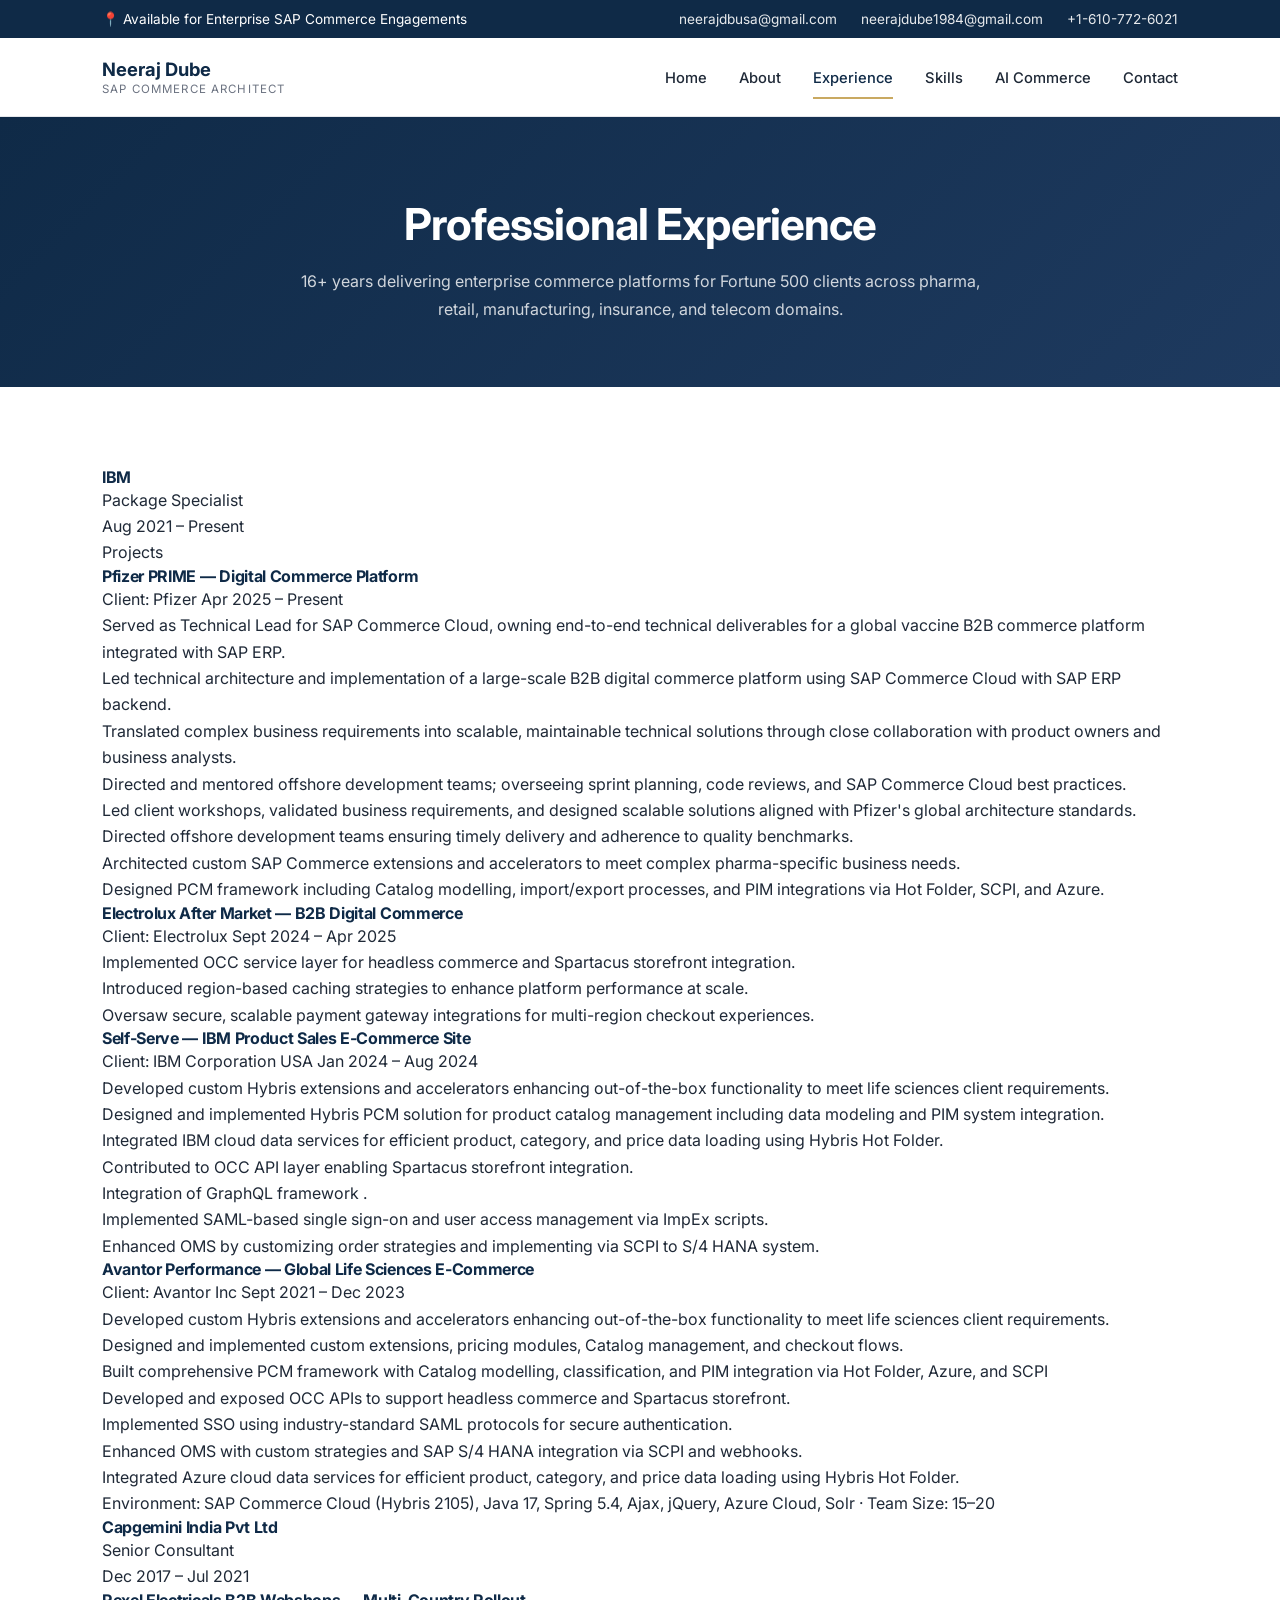
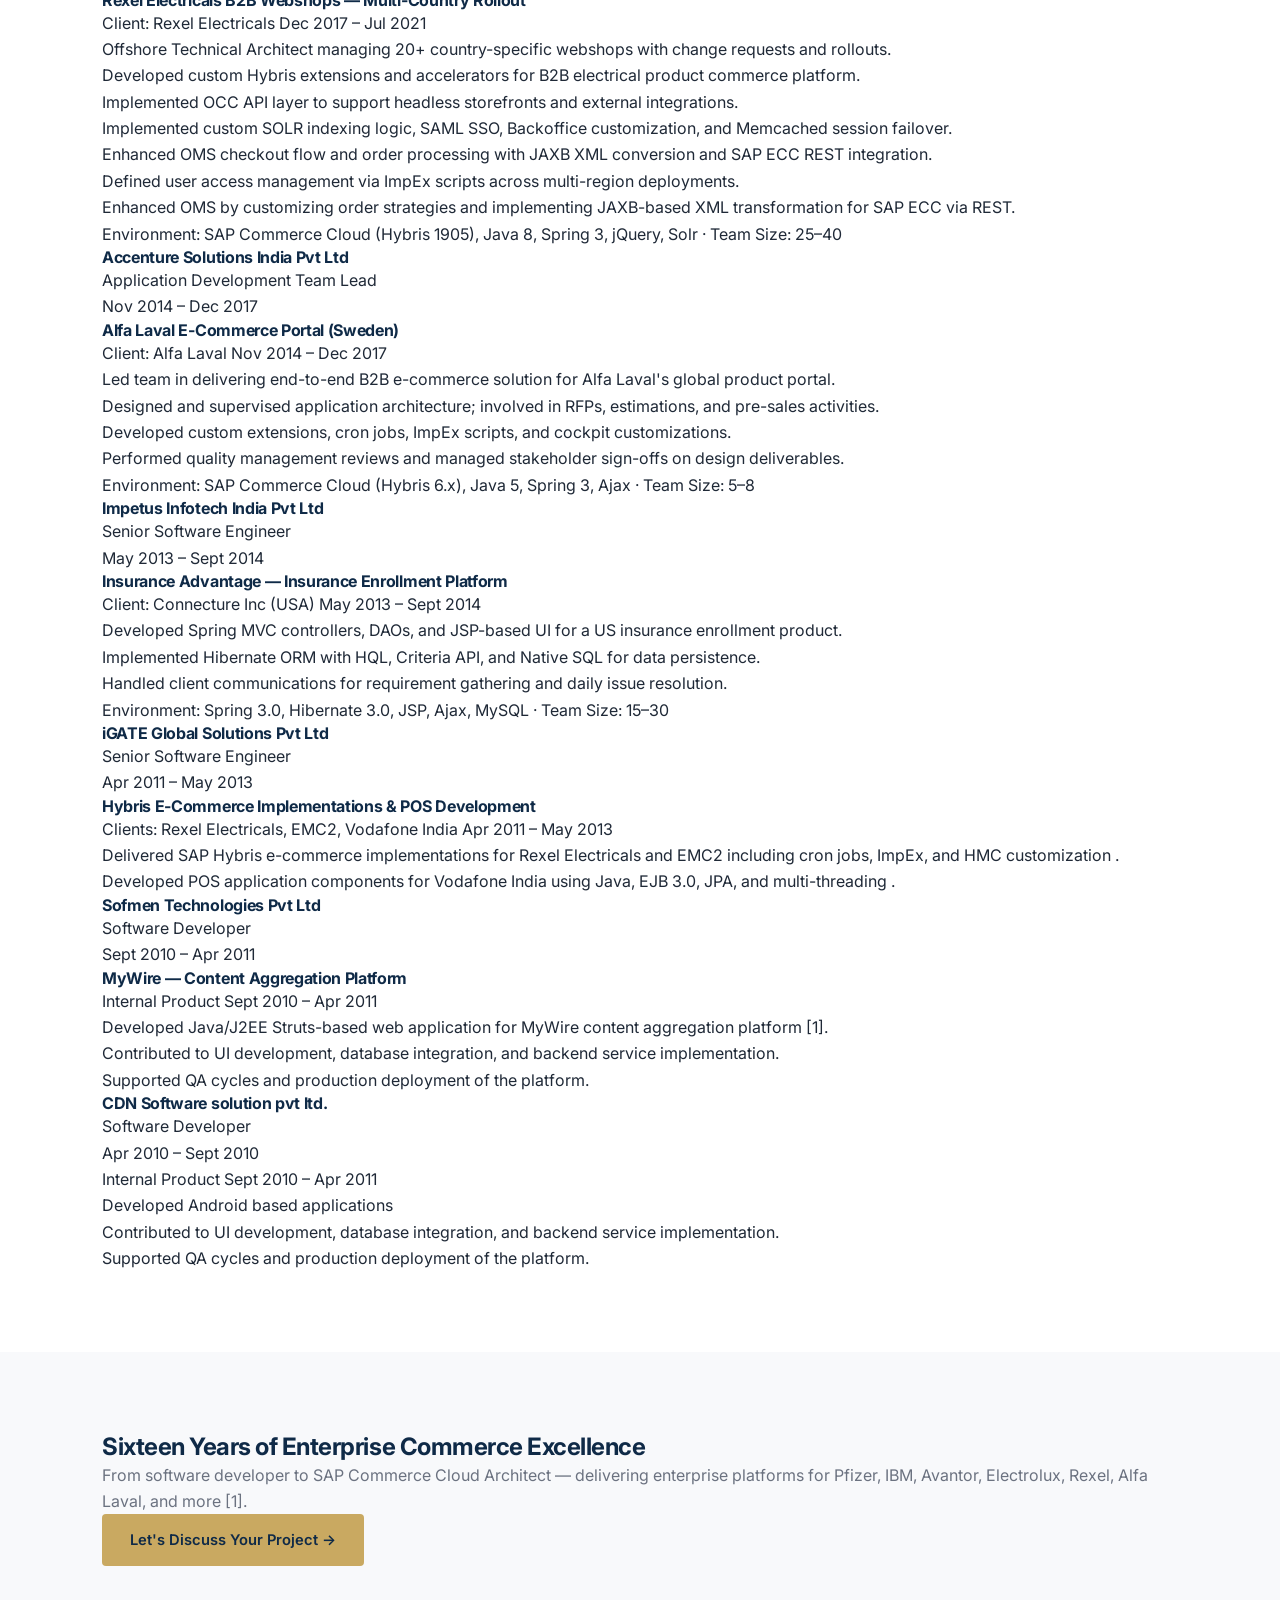
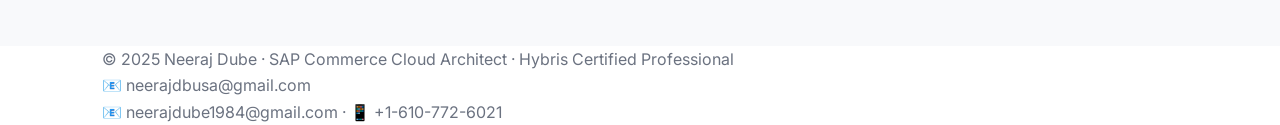
<file: experience.html>
<!DOCTYPE html>
<html lang="en">
<head>
<meta charset="UTF-8" />
<meta name="viewport" content="width=device-width, initial-scale=1.0" />
<title>Experience — Neeraj Dube | SAP Commerce Cloud Architect</title>
<meta name="description" content="16+ years of professional experience delivering SAP Commerce Cloud and Hybris solutions for Pfizer, Avantor, IBM, Electrolux, Rexel, Alfa Laval, and more." />
<link href="https://fonts.googleapis.com/css2?family=Inter:wght@400;500;600;700;800&display=swap" rel="stylesheet">
<link rel="stylesheet" href="style.css">
</head>

 
<body>

<!-- Top Bar -->
<div class="top-bar">
  <div class="top-bar-inner">
    <span>📍 Available for Enterprise SAP Commerce Engagements</span>
    <div>
      <a href="mailto:neerajdbusa@gmail.com">neerajdbusa@gmail.com</a>
       <a href="mailto:neerajdube1984@gmail.com">neerajdube1984@gmail.com</a>
     <a href="tel:+16107726021">+1-610-772-6021</a>
    </div>
  </div>
</div>

<!-- Navigation -->
<!-- Navigation -->
<nav>
  <div class="nav-inner">
    <div class="logo">
      <span class="logo-name">Neeraj Dube</span>
      <span class="logo-tagline">SAP Commerce Architect</span>
    </div>

    <button class="menu-toggle" id="menuToggle" aria-label="Toggle menu">
      <span></span>
      <span></span>
      <span></span>
    </button>

    <ul class="nav-links" id="navLinks">
      <li><a href="index.html">Home</a></li>
      <li><a href="about.html">About</a></li>
      <li><a href="experience.html" class="active">Experience</a></li>
      <li><a href="skills.html">Skills</a></li>
      <li><a href="ai-commerce.html">AI Commerce</a></li>
      <li><a href="contact.html">Contact</a></li>
    </ul>
  </div>
</nav>

<div class="menu-overlay" id="menuOverlay"></div>

<!-- Page Header -->
<header class="page-header">
  <div class="container">
    <h1>Professional Experience</h1>
    <p>16+ years delivering enterprise commerce platforms for Fortune 500 clients across pharma, retail, manufacturing, insurance, and telecom domains.</p>
  </div>
</header>

<!-- Experience Timeline -->
<section>
  <div class="container">

    <!-- IBM India -->
    <div class="company-block">
      <div class="company-header">
        <div>
          <h4> <div class="company-name">IBM </div></h4>
          <div class="company-role">Package Specialist</div>
        </div>
        <div class="company-date">Aug 2021 – Present </div>
      </div>

      <div class="timeline-item">
        <div class="project-name">Projects</div>
        <h4>Pfizer PRIME — Digital Commerce Platform</h4>
        <div class="client-date">
          <span class="client-tag">Client: Pfizer</span>
          <span class="date-tag">Apr 2025 – Present </span>
        </div>
        <ul>
          <li>Served as Technical Lead for SAP Commerce Cloud, owning end-to-end technical deliverables for a global vaccine B2B commerce platform integrated with SAP ERP.</li>
          <li>Led technical architecture and implementation of a large-scale B2B digital commerce platform using SAP Commerce Cloud with SAP ERP backend.</li>
          <li>Translated complex business requirements into scalable, maintainable technical solutions through close collaboration with product owners and business analysts.</li>
          <li>Directed and mentored offshore development teams; overseeing sprint planning, code reviews, and SAP Commerce Cloud best practices.</li>
          <li>Led client workshops, validated business requirements, and designed scalable solutions aligned with Pfizer's global architecture standards.</li>
          <li>Directed offshore development teams ensuring timely delivery and adherence to quality benchmarks.</li>
          <li>Architected custom SAP Commerce extensions and accelerators to meet complex pharma-specific business needs.</li>
          <li>Designed PCM framework including Catalog modelling, import/export processes, and PIM integrations via Hot Folder, SCPI, and Azure.</li>
        </ul>
      </div>

      <div class="timeline-item">
        <h4>Electrolux After Market — B2B Digital Commerce</h4>
        <div class="client-date">
          <span class="client-tag">Client: Electrolux</span>
          <span class="date-tag">Sept 2024 – Apr 2025 </span>
        </div>
        <ul>
          <li>Implemented OCC service layer for headless commerce and Spartacus storefront integration.</li>
          <li>Introduced region-based caching strategies to enhance platform performance at scale.</li>
          <li>Oversaw secure, scalable payment gateway integrations for multi-region checkout experiences.</li>
        </ul>
      </div>

      <div class="timeline-item">
        <h4>Self-Serve — IBM Product Sales E-Commerce Site</h4>
        <div class="client-date">
          <span class="client-tag">Client: IBM Corporation USA</span>
          <span class="date-tag">Jan 2024 – Aug 2024 </span>
        </div>
        <ul>
          <li>Developed custom Hybris extensions and accelerators enhancing out-of-the-box functionality to meet life sciences client requirements.</li>
          <li>Designed and implemented Hybris PCM solution for product catalog management including data modeling and PIM system integration.</li>
          <li>Integrated IBM cloud data services for efficient product, category, and price data loading using Hybris Hot Folder.</li>
          <li>Contributed to OCC API layer enabling Spartacus storefront integration.</li>
          <li>Integration of GraphQL framework .</li>
          <li>Implemented SAML-based single sign-on and user access management via ImpEx scripts.</li>
          <li>Enhanced OMS by customizing order strategies and implementing via SCPI to S/4 HANA system.</li>
        </ul>
      </div>

      <div class="timeline-item">
        <h4>Avantor Performance — Global Life Sciences E-Commerce</h4>
        <div class="client-date">
          <span class="client-tag">Client: Avantor Inc</span>
          <span class="date-tag">Sept 2021 – Dec 2023 </span>
        </div>
        <ul>
          <li>Developed custom Hybris extensions and accelerators enhancing out-of-the-box functionality to meet life sciences client requirements.</li>
          <li>Designed and implemented custom extensions, pricing modules, Catalog management, and checkout flows.</li>
          <li>Built comprehensive PCM framework with Catalog modelling, classification, and PIM integration via Hot Folder, Azure, and SCPI </li>
          <li>Developed and exposed OCC APIs to support headless commerce and Spartacus storefront.</li>
          <li>Implemented SSO using industry-standard SAML protocols for secure authentication.</li>
          <li>Enhanced OMS with custom strategies and SAP S/4 HANA integration via SCPI and webhooks.</li>
          <li>Integrated Azure cloud data services for efficient product, category, and price data loading using Hybris Hot Folder.</li>
        </ul>
        <div class="env-tag">Environment: SAP Commerce Cloud (Hybris 2105), Java 17, Spring 5.4, Ajax, jQuery, Azure Cloud, Solr · Team Size: 15–20 </div>
      </div>
    </div>

    <!-- Capgemini -->
    <div class="company-block">
      <div class="company-header">
        <div>
          <h4> <div class="company-name">Capgemini India Pvt Ltd</div></h4>
          <div class="company-role">Senior Consultant</div>
        </div>
        <div class="company-date">Dec 2017 – Jul 2021 </div>
      </div>

      <div class="timeline-item">
        <h4>Rexel Electricals B2B Webshops — Multi-Country Rollout</h4>
        <div class="client-date">
          <span class="client-tag">Client: Rexel Electricals</span>
          <span class="date-tag">Dec 2017 – Jul 2021 </span>
        </div>
        <ul>
          <li>Offshore Technical Architect managing 20+ country-specific webshops with change requests and rollouts.</li>
          <li>Developed custom Hybris extensions and accelerators for B2B electrical product commerce platform.</li>
          <li>Implemented OCC API layer to support headless storefronts and external integrations.</li>
          <li>Implemented custom SOLR indexing logic, SAML SSO, Backoffice customization, and Memcached session failover.</li>
          <li>Enhanced OMS checkout flow and order processing with JAXB XML conversion and SAP ECC REST integration.</li>
          <li>Defined user access management via ImpEx scripts across multi-region deployments.</li>
          <li>Enhanced OMS by customizing order strategies and implementing JAXB-based XML transformation for SAP ECC via REST.</li>
        </ul>
        <div class="env-tag">Environment: SAP Commerce Cloud (Hybris 1905), Java 8, Spring 3, jQuery, Solr · Team Size: 25–40</div>
      </div>
    </div>

    <!-- Accenture -->
    <div class="company-block">
      <div class="company-header">
        <div>
 <h4><div class="company-name">Accenture Solutions India Pvt Ltd</div></h4>
          <div class="company-role">Application Development Team Lead</div>
        </div>
        <div class="company-date">Nov 2014 – Dec 2017 </div>
      </div>

      <div class="timeline-item">
        <h4>Alfa Laval E-Commerce Portal (Sweden)</h4>
        <div class="client-date">
          <span class="client-tag">Client: Alfa Laval</span>
          <span class="date-tag">Nov 2014 – Dec 2017 </span>
        </div>
        <ul>
          <li>Led team in delivering end-to-end B2B e-commerce solution for Alfa Laval's global product portal.</li>
          <li>Designed and supervised application architecture; involved in RFPs, estimations, and pre-sales activities.</li>
          <li>Developed custom extensions, cron jobs, ImpEx scripts, and cockpit customizations.</li>
          <li>Performed quality management reviews and managed stakeholder sign-offs on design deliverables.</li>
        </ul>
        <div class="env-tag">Environment: SAP Commerce Cloud (Hybris 6.x), Java 5, Spring 3, Ajax · Team Size: 5–8 </div>
      </div>
    </div>

    <!-- Impetus -->
    <div class="company-block">
      <div class="company-header">
        <div>
          <h4> <div class="company-name">Impetus Infotech India Pvt Ltd</div></h4>
          <div class="company-role">Senior Software Engineer</div>
        </div>
        <div class="company-date">May 2013 – Sept 2014 </div>
      </div>

      <div class="timeline-item">
        <h4>Insurance Advantage — Insurance Enrollment Platform</h4>
        <div class="client-date">
          <span class="client-tag">Client: Connecture Inc (USA)</span>
          <span class="date-tag">
                      <span class="date-tag">May 2013 – Sept 2014 </span>
        </div>
        <ul>
          <li>Developed Spring MVC controllers, DAOs, and JSP-based UI for a US insurance enrollment product.</li>
          <li>Implemented Hibernate ORM with HQL, Criteria API, and Native SQL for data persistence.</li>
          <li>Handled client communications for requirement gathering and daily issue resolution.</li>
        </ul>
        <div class="env-tag">Environment: Spring 3.0, Hibernate 3.0, JSP, Ajax, MySQL · Team Size: 15–30 </div>
      </div>
    </div>

    <!-- iGATE -->
    <div class="company-block">
      <div class="company-header">
        <div>
          <h4> <div class="company-name">iGATE Global Solutions Pvt Ltd</div></h4>
          <div class="company-role">Senior Software Engineer</div>
        </div>
        <div class="company-date">Apr 2011 – May 2013 </div>
      </div>

      <div class="timeline-item">
        <h4>Hybris E-Commerce Implementations & POS Development</h4>
        <div class="client-date">
          <span class="client-tag">Clients: Rexel Electricals, EMC2, Vodafone India</span>
          <span class="date-tag">Apr 2011 – May 2013 </span>
        </div>
        <ul>
          <li>Delivered SAP Hybris e-commerce implementations for Rexel Electricals and EMC2 including cron jobs, ImpEx, and HMC customization .</li>
          <li>Developed POS application components for Vodafone India using Java, EJB 3.0, JPA, and multi-threading .</li>
        </ul>
      </div>
    </div>

    <!-- Sofmen -->
    <div class="company-block">
      <div class="company-header">
        <div>
          <h4> <div class="company-name">Sofmen Technologies Pvt Ltd</div></h4>
          <div class="company-role">Software Developer</div>
        </div>
        <div class="company-date">Sept 2010 – Apr 2011 </div>
      </div>

      <div class="timeline-item">
        <h4>MyWire — Content Aggregation Platform</h4>
        <div class="client-date">
          <span class="client-tag">Internal Product</span>
          <span class="date-tag">Sept 2010 – Apr 2011 </span>
        </div>
        <ul>
          <li>Developed Java/J2EE Struts-based web application for MyWire content aggregation platform [1].</li>
          <li>Contributed to UI development, database integration, and backend service implementation.</li>
          <li>Supported QA cycles and production deployment of the platform.</li>
        </ul>
      </div>
    </div>
 <div class="company-block">
      <div class="company-header">
        <div>
          <h4> <div class="company-name">CDN Software solution pvt ltd.</div></h4>
          <div class="company-role">Software Developer</div>
        </div>
        <div class="company-date">Apr 2010 – Sept 2010 </div>
      </div>

      <div class="timeline-item">
             <div class="client-date">
          <span class="client-tag">Internal Product</span>
          <span class="date-tag">Sept 2010 – Apr 2011 </span>
        </div>
        <ul>
          <li>Developed Android based applications</li>
          <li>Contributed to UI development, database integration, and backend service implementation.</li>
          <li>Supported QA cycles and production deployment of the platform.</li>
        </ul>
      </div>
    </div>
      
  </div>
</section>

<!-- Career Summary CTA -->
<section class="section-alt">
  <div class="container">
    <div class="cta-banner">
      <h2>Sixteen Years of Enterprise Commerce Excellence</h2>
      <p>From software developer to SAP Commerce Cloud Architect — delivering enterprise platforms for Pfizer, IBM, Avantor, Electrolux, Rexel, Alfa Laval, and more [1].</p>
      <a href="contact.html" class="btn btn-primary">Let's Discuss Your Project →</a>
    </div>
  </div>
</section>

<!-- Footer -->
<footer>
  <div class="container">
      <p>© 2025 Neeraj Dube · SAP Commerce Cloud Architect · Hybris Certified Professional </p>
    <p>📧 <a href="mailto:neerajdbusa@gmail.com">neerajdbusa@gmail.com</a>  
    <p>📧 <a href="mailto:neerajdube1984@gmail.com">neerajdube1984@gmail.com</a> · 📱 +1-610-772-6021</p>
  </div>
</footer>
<script>
        document.addEventListener('DOMContentLoaded', function() {
          const menuToggle = document.getElementById('menuToggle');
          const navLinks = document.getElementById('navLinks');
          const menuOverlay = document.getElementById('menuOverlay');

          function toggleMenu() {
            menuToggle.classList.toggle('active');
            navLinks.classList.toggle('active');
            menuOverlay.classList.toggle('active');
            document.body.style.overflow = navLinks.classList.contains('active') ? 'hidden' : '';
          }

          if (menuToggle && navLinks && menuOverlay) {
            menuToggle.addEventListener('click', toggleMenu);
            menuOverlay.addEventListener('click', toggleMenu);

            const links = navLinks.querySelectorAll('a');
            links.forEach(link => {
              link.addEventListener('click', toggleMenu);
            });
          }
        });
      </script>
</body>
</html>
</file>
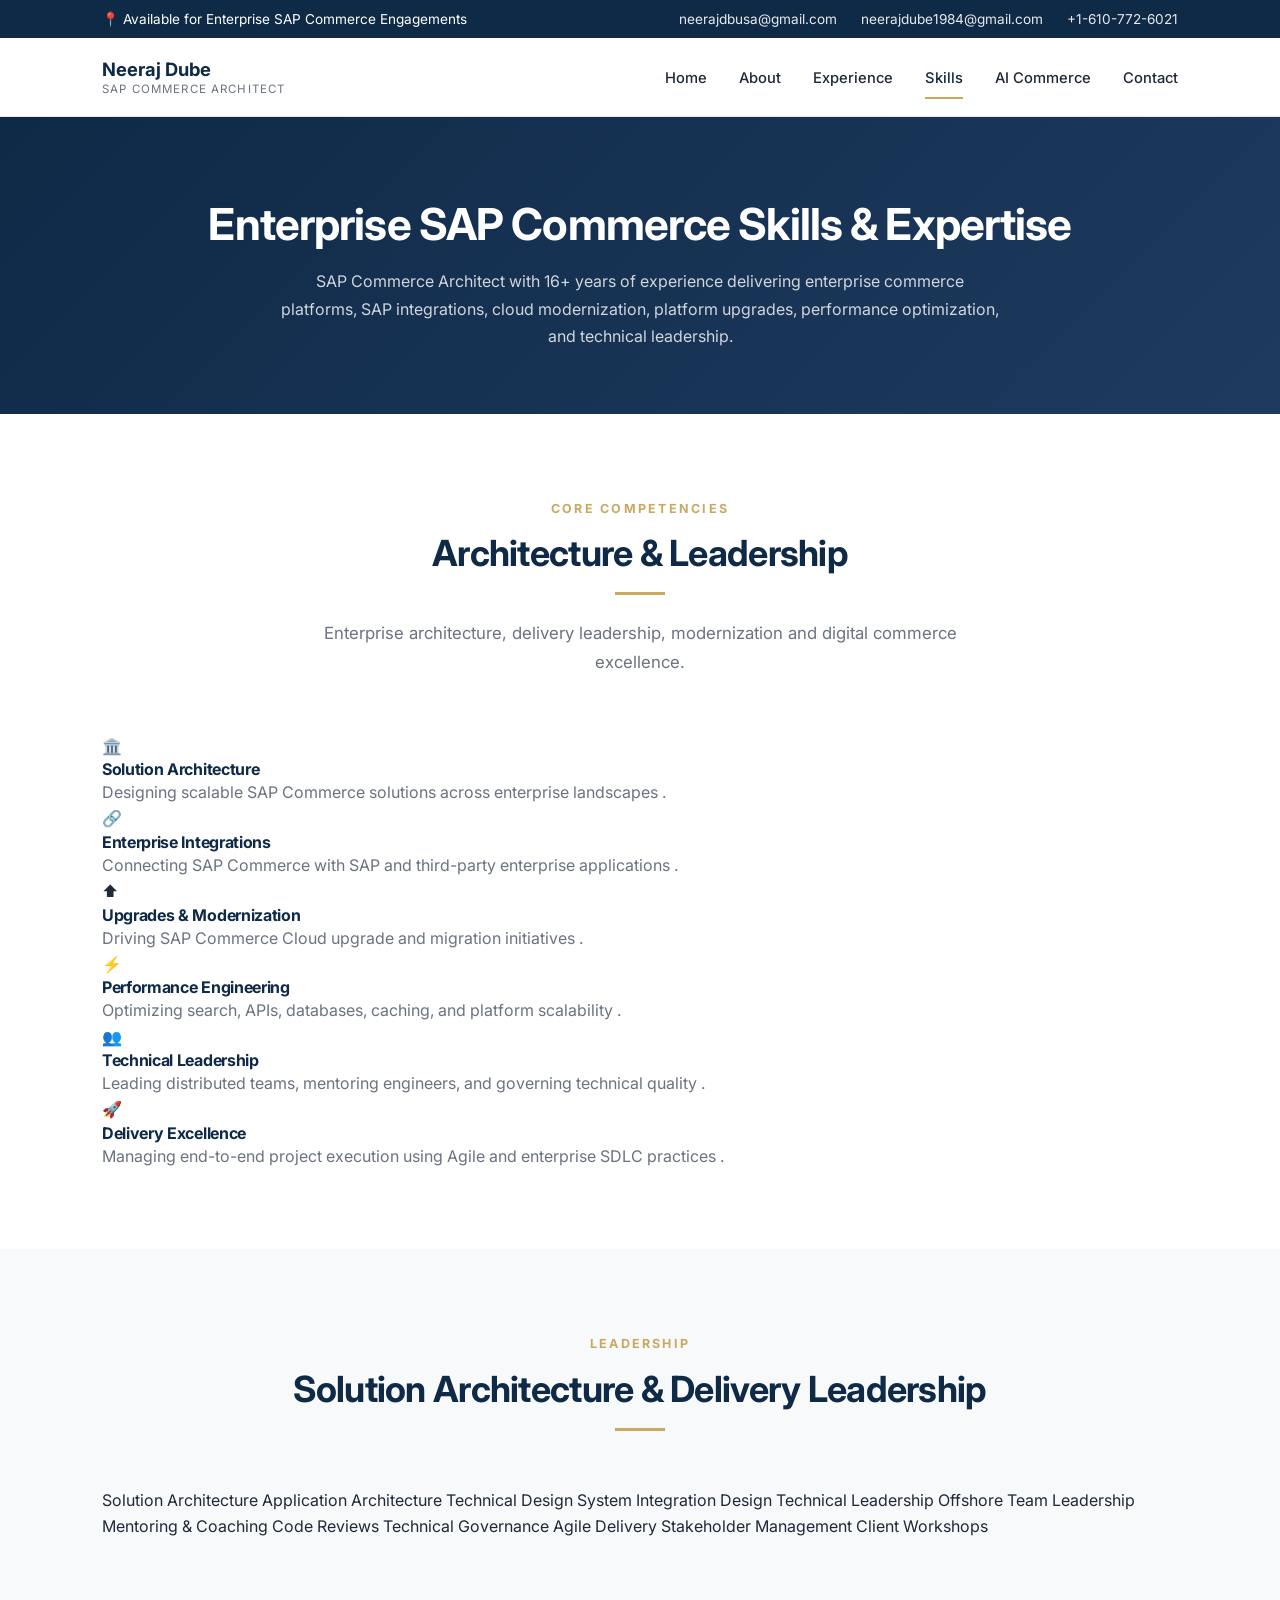
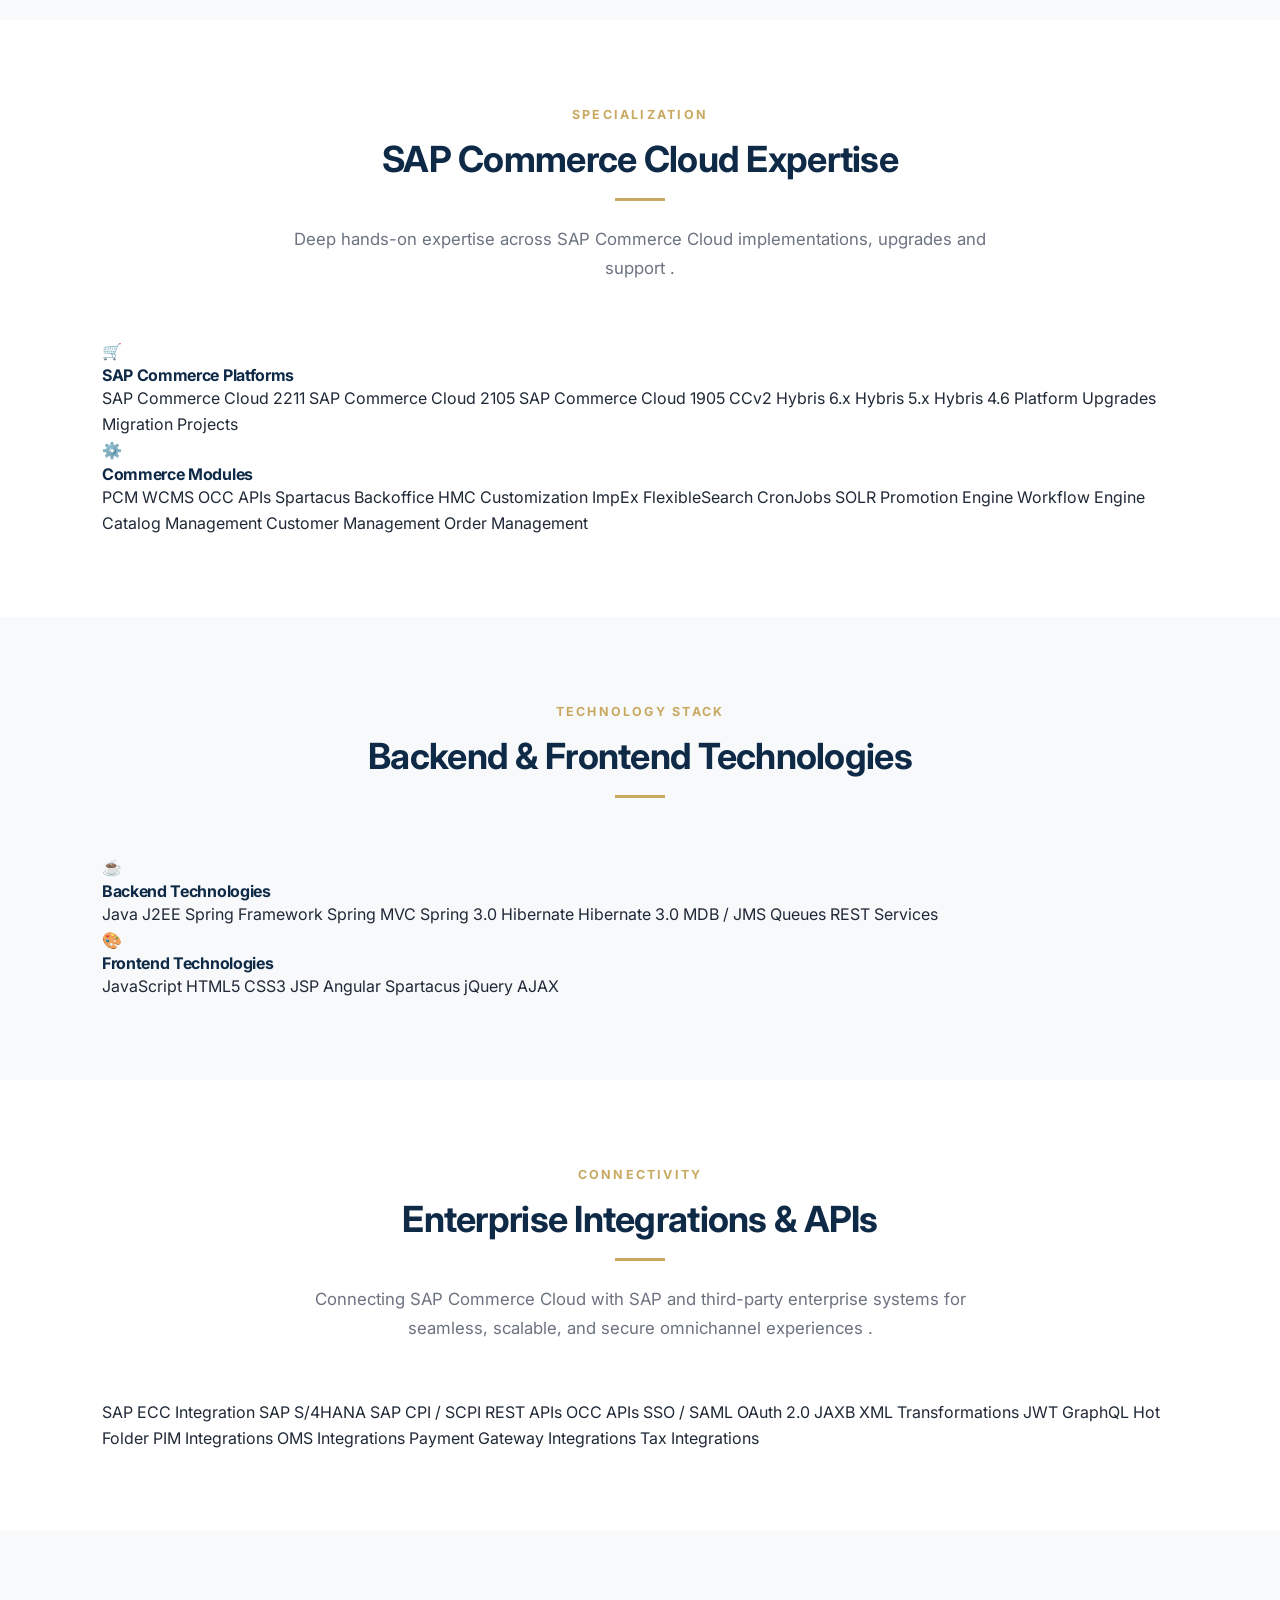
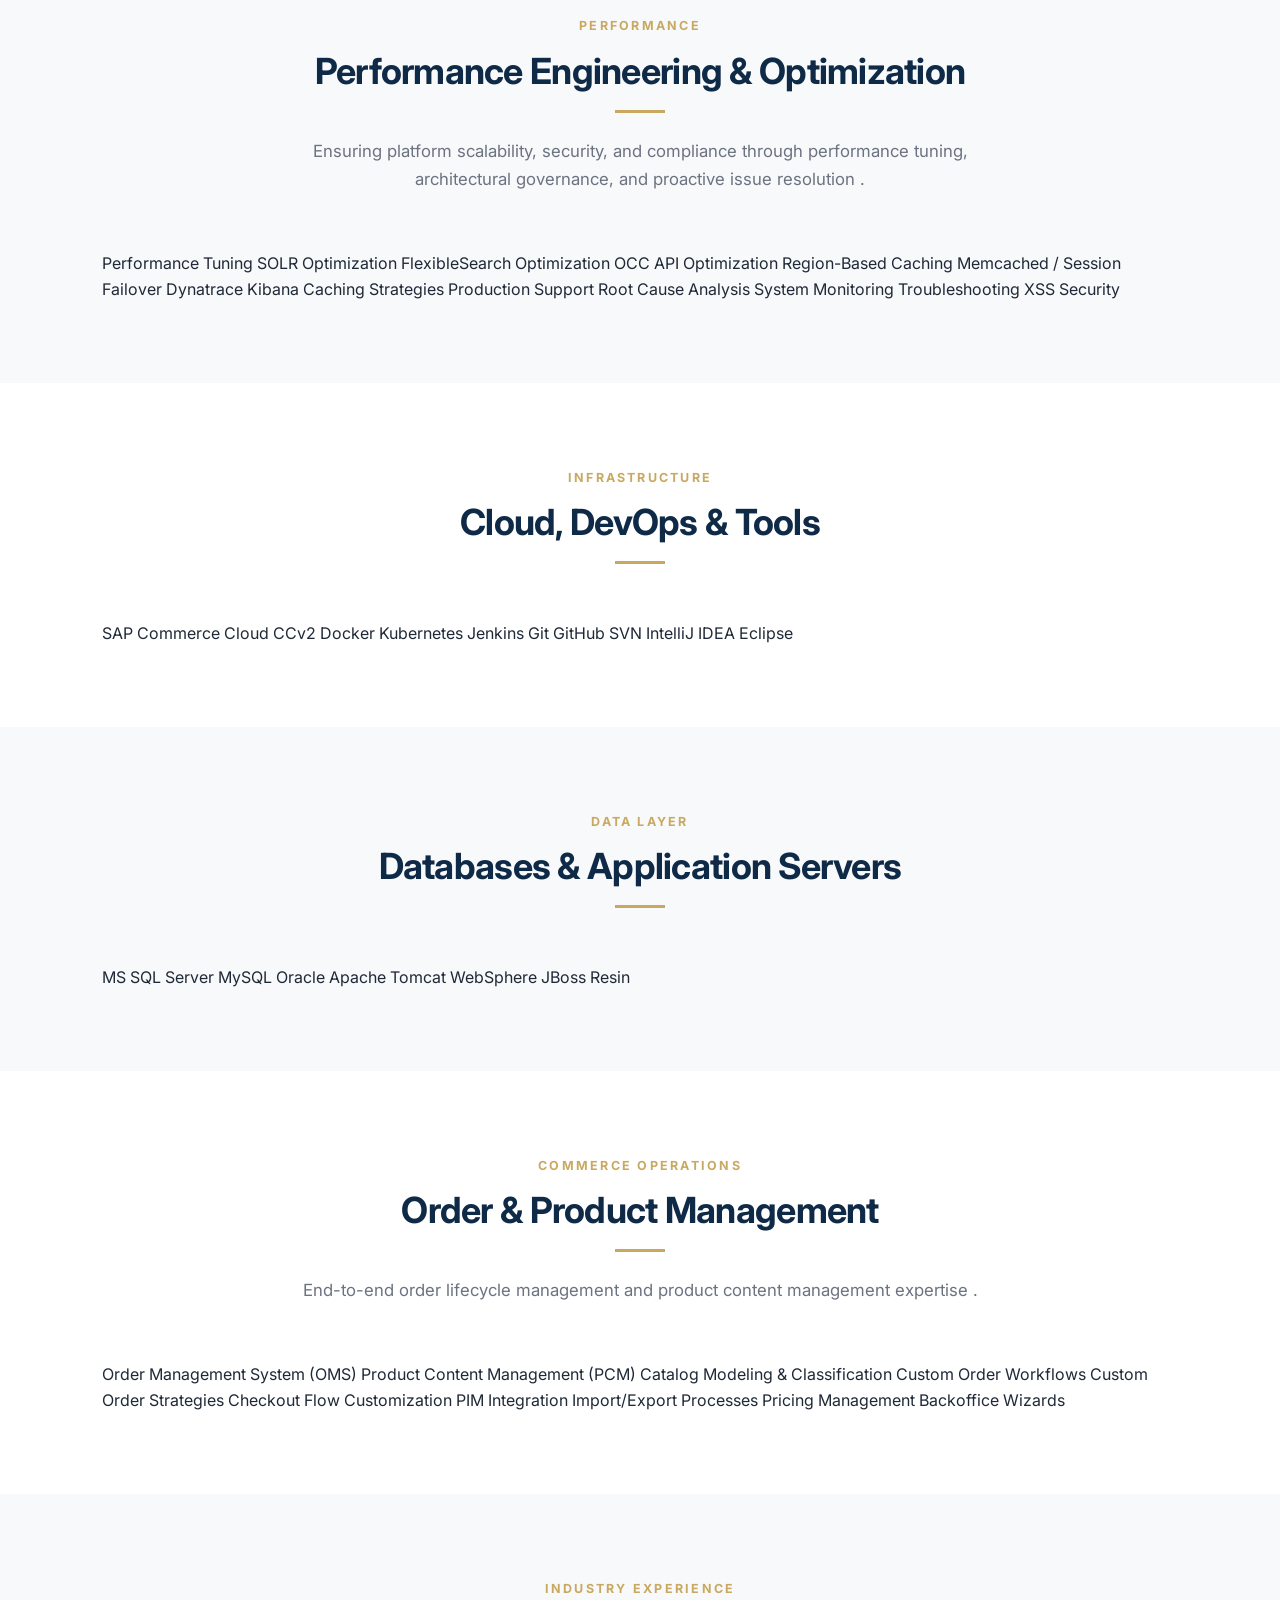
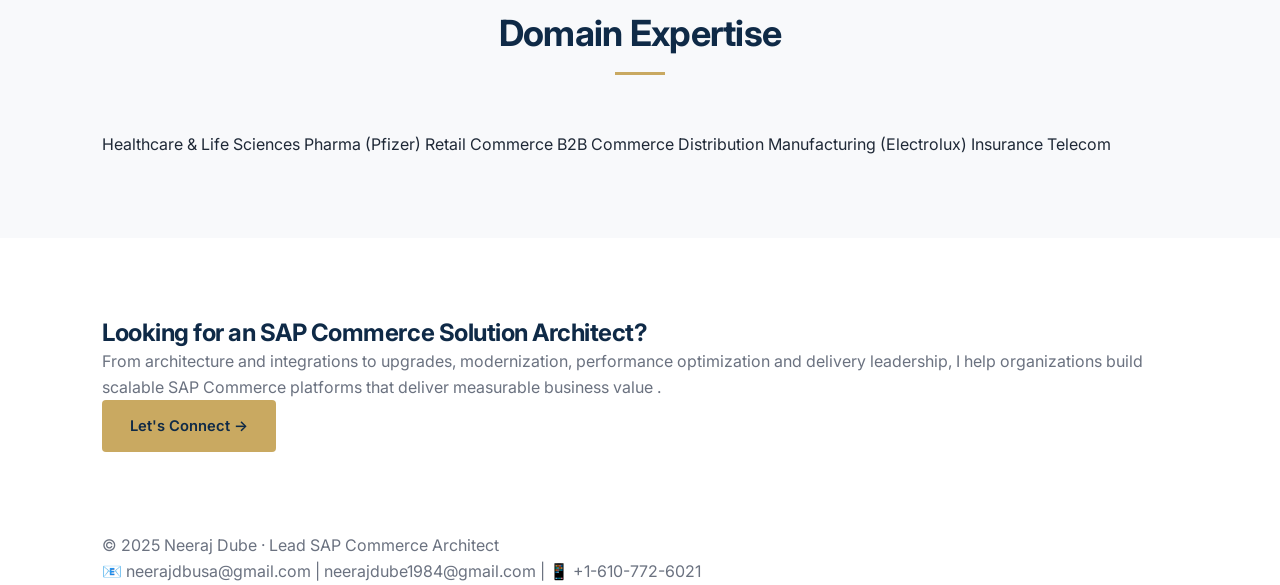
<file: skills.html>
<!DOCTYPE html>
<html lang="en">
<head>
<meta charset="UTF-8" />
<meta name="viewport" content="width=device-width, initial-scale=1.0" />
<title>Skills | Neeraj Dube |  SAP Commerce Architect</title>
<meta name="description"
  content="SAP Commerce Architect with 16+ years of experience in SAP Commerce Cloud, Hybris, enterprise integrations, upgrades, performance optimization, solution architecture, and technical leadership." />
<link href="https://fonts.googleapis.com/css2?family=Inter:wght@400;500;600;700;800&display=swap" rel="stylesheet">
<link rel="stylesheet" href="style.css">
</head>
<body>

<!-- Top Bar -->
<div class="top-bar">
  <div class="top-bar-inner">
    <span>📍 Available for Enterprise SAP Commerce Engagements</span>
    <div>
      <a href="mailto:neerajdbusa@gmail.com">neerajdbusa@gmail.com</a>
      <a href="mailto:neerajdube1984@gmail.com">neerajdube1984@gmail.com</a>
     <a href="tel:+16107726021">+1-610-772-6021</a>
    </div>
  </div>
</div>

<!-- Navigation -->
<nav>
  <div class="nav-inner">
    <div class="logo">
      <span class="logo-name">Neeraj Dube</span>
      <span class="logo-tagline">SAP Commerce Architect</span>
    </div>
    <button class="menu-toggle" id="menuToggle" aria-label="Toggle menu">
      <span></span>
      <span></span>
      <span></span>
    </button>
    <ul class="nav-links" id="navLinks">
      <li><a href="index.html">Home</a></li>
      <li><a href="about.html">About</a></li>
      <li><a href="experience.html">Experience</a></li>
      <li><a href="skills.html" class="active">Skills</a></li>
      <li><a href="ai-commerce.html">AI Commerce</a></li>
      <li><a href="contact.html">Contact</a></li>
    </ul>
  </div>
</nav>
<div class="menu-overlay" id="menuOverlay"></div>

<!-- Header -->
<header class="page-header">
  <div class="container">
    <h1>Enterprise SAP Commerce Skills & Expertise</h1>
    <p>
       SAP Commerce Architect with 16+ years of experience delivering enterprise
      commerce platforms, SAP integrations, cloud modernization, platform upgrades,
      performance optimization, and technical leadership.
    </p>
  </div>
</header>

<!-- Core Competencies -->
<section>
  <div class="container">
    <div class="section-header">
      <span class="eyebrow">Core Competencies</span>
      <h2 class="section-title">Architecture & Leadership</h2>
      <div class="section-divider"></div>
      <p class="section-subtitle">
        Enterprise architecture, delivery leadership, modernization and digital commerce excellence.
      </p>
    </div>
    <div class="competency-grid">
      <div class="competency-card">
        <div class="competency-icon">🏛️</div>
        <h4>Solution Architecture</h4>
        <p>Designing scalable SAP Commerce solutions across enterprise landscapes .</p>
      </div>
      <div class="competency-card">
        <div class="competency-icon">🔗</div>
        <h4>Enterprise Integrations</h4>
        <p>Connecting SAP Commerce with SAP and third-party enterprise applications .</p>
      </div>
      <div class="competency-card">
        <div class="competency-icon">⬆️</div>
        <h4>Upgrades & Modernization</h4>
        <p>Driving SAP Commerce Cloud upgrade and migration initiatives .</p>
      </div>
      <div class="competency-card">
        <div class="competency-icon">⚡</div>
        <h4>Performance Engineering</h4>
        <p>Optimizing search, APIs, databases, caching, and platform scalability .</p>
      </div>
      <div class="competency-card">
        <div class="competency-icon">👥</div>
        <h4>Technical Leadership</h4>
        <p>Leading distributed teams, mentoring engineers, and governing technical quality .</p>
      </div>
      <div class="competency-card">
        <div class="competency-icon">🚀</div>
        <h4>Delivery Excellence</h4>
        <p>Managing end-to-end project execution using Agile and enterprise SDLC practices .</p>
      </div>
    </div>
  </div>
</section>

<!-- Architecture Leadership -->
<section class="section-alt">
  <div class="container">
    <div class="section-header">
      <span class="eyebrow">Leadership</span>
      <h2 class="section-title">Solution Architecture & Delivery Leadership</h2>
      <div class="section-divider"></div>
    </div>
    <div class="skills-grid">
      <span class="skill-tag primary">Solution Architecture</span>
      <span class="skill-tag primary">Application Architecture</span>
      <span class="skill-tag primary">Technical Design</span>
      <span class="skill-tag primary">System Integration Design</span>
      <span class="skill-tag">Technical Leadership</span>
      <span class="skill-tag">Offshore Team Leadership</span>
      <span class="skill-tag">Mentoring & Coaching</span>
      <span class="skill-tag">Code Reviews</span>
      <span class="skill-tag">Technical Governance</span>
      <span class="skill-tag">Agile Delivery</span>
      <span class="skill-tag">Stakeholder Management</span>
      <span class="skill-tag">Client Workshops</span>
      </div>
  </div>
</section>

<!-- SAP Commerce -->
<section>
  <div class="container">
    <div class="section-header">
      <span class="eyebrow">Specialization</span>
      <h2 class="section-title">SAP Commerce Cloud Expertise</h2>
      <div class="section-divider"></div>
      <p class="section-subtitle">
        Deep hands-on expertise across SAP Commerce Cloud implementations, upgrades and support .
      </p>
    </div>
    <div class="skill-category">
      <div class="skill-category-header">
        <div class="skill-icon">🛒</div>
        <h4>SAP Commerce Platforms</h4>
      </div>
      <div class="skills-grid">
        <span class="skill-tag primary">SAP Commerce Cloud 2211</span>
        <span class="skill-tag primary">SAP Commerce Cloud 2105</span>
        <span class="skill-tag primary">SAP Commerce Cloud 1905</span>
        <span class="skill-tag primary">CCv2</span>
        <span class="skill-tag">Hybris 6.x</span>
        <span class="skill-tag">Hybris 5.x</span>
        <span class="skill-tag">Hybris 4.6</span>
        <span class="skill-tag">Platform Upgrades</span>
        <span class="skill-tag">Migration Projects</span>
      </div>
    </div>
    <div class="skill-category">
      <div class="skill-category-header">
        <div class="skill-icon">⚙️</div>
        <h4>Commerce Modules</h4>
      </div>
      <div class="skills-grid">
        <span class="skill-tag accent">PCM</span>
        <span class="skill-tag accent">WCMS</span>
        <span class="skill-tag accent">OCC APIs</span>
        <span class="skill-tag accent">Spartacus</span>
        <span class="skill-tag">Backoffice</span>
        <span class="skill-tag">HMC Customization</span>
        <span class="skill-tag">ImpEx</span>
        <span class="skill-tag">FlexibleSearch</span>
        <span class="skill-tag">CronJobs</span>
        <span class="skill-tag">SOLR</span>
        <span class="skill-tag">Promotion Engine</span>
        <span class="skill-tag">Workflow Engine</span>
        <span class="skill-tag">Catalog Management</span>
        <span class="skill-tag">Customer Management</span>
        <span class="skill-tag">Order Management</span>
      </div>
    </div>
  </div>
</section>

<!-- Technology Stack -->
<section class="section-alt">
  <div class="container">
    <div class="section-header">
      <span class="eyebrow">Technology Stack</span>
      <h2 class="section-title">Backend & Frontend Technologies</h2>
      <div class="section-divider"></div>
    </div>
    <div class="skill-category">
      <div class="skill-category-header">
        <div class="skill-icon">☕</div>
        <h4>Backend Technologies</h4>
      </div>
      <div class="skills-grid">
        <span class="skill-tag primary">Java</span>
        <span class="skill-tag primary">J2EE</span>
        <span class="skill-tag primary">Spring Framework</span>
        <span class="skill-tag">Spring MVC</span>
        <span class="skill-tag">Spring 3.0</span>
        <span class="skill-tag">Hibernate</span>
        <span class="skill-tag">Hibernate 3.0</span>
        <span class="skill-tag">MDB / JMS Queues</span>
        <span class="skill-tag">REST Services</span>
        </div>
    </div>
    <div class="skill-category">
      <div class="skill-category-header">
        <div class="skill-icon">🎨</div>
        <h4>Frontend Technologies</h4>
      </div>
      <div class="skills-grid">
        <span class="skill-tag">JavaScript</span>
        <span class="skill-tag">HTML5</span>
        <span class="skill-tag">CSS3</span>
        <span class="skill-tag">JSP</span>
        <span class="skill-tag">Angular</span>
        <span class="skill-tag">Spartacus</span>
        <span class="skill-tag">jQuery</span>
        <span class="skill-tag">AJAX</span>
      </div>
    </div>
  </div>
</section>

<!-- Integration -->
<section>
  <div class="container">
    <div class="section-header">
      <span class="eyebrow">Connectivity</span>
      <h2 class="section-title">Enterprise Integrations & APIs</h2>
      <div class="section-divider"></div>
      <p class="section-subtitle">
        Connecting SAP Commerce Cloud with SAP and third-party enterprise systems for seamless, scalable, and secure omnichannel experiences .
      </p>
    </div>
    <div class="skills-grid">
      <span class="skill-tag primary">SAP ECC Integration</span>
      <span class="skill-tag primary">SAP S/4HANA</span>
      <span class="skill-tag primary">SAP CPI / SCPI</span>
      <span class="skill-tag primary">REST APIs</span>
      <span class="skill-tag primary">OCC APIs</span>
      <span class="skill-tag accent">SSO / SAML</span>
      <span class="skill-tag accent">OAuth 2.0</span>
      <span class="skill-tag accent">JAXB XML Transformations</span>
      <span class="skill-tag">JWT</span>
      <span class="skill-tag">GraphQL</span>
      <span class="skill-tag">Hot Folder</span>
      <span class="skill-tag">PIM Integrations</span>
      <span class="skill-tag">OMS Integrations</span>
      <span class="skill-tag">Payment Gateway Integrations</span>
      <span class="skill-tag">Tax Integrations</span>
     </div>
  </div>
</section>

<!-- Performance -->
<section class="section-alt">
  <div class="container">
    <div class="section-header">
      <span class="eyebrow">Performance</span>
      <h2 class="section-title">Performance Engineering & Optimization</h2>
      <div class="section-divider"></div>
      <p class="section-subtitle">
        Ensuring platform scalability, security, and compliance through performance tuning, architectural governance, and proactive issue resolution .
      </p>
    </div>
    <div class="skills-grid">
      <span class="skill-tag primary">Performance Tuning</span>
      <span class="skill-tag primary">SOLR Optimization</span>
      <span class="skill-tag primary">FlexibleSearch Optimization</span>
      <span class="skill-tag primary">OCC API Optimization</span>
      <span class="skill-tag accent">Region-Based Caching</span>
      <span class="skill-tag accent">Memcached / Session Failover</span>
      <span class="skill-tag">Dynatrace</span>
      <span class="skill-tag">Kibana</span>
      <span class="skill-tag">Caching Strategies</span>
      <span class="skill-tag">Production Support</span>
      <span class="skill-tag">Root Cause Analysis</span>
      <span class="skill-tag">System Monitoring</span>
      <span class="skill-tag">Troubleshooting</span>
      <span class="skill-tag">XSS Security</span>
    </div>
  </div>
</section>

<!-- Cloud -->
<section>
  <div class="container">
    <div class="section-header">
      <span class="eyebrow">Infrastructure</span>
      <h2 class="section-title">Cloud, DevOps & Tools</h2>
      <div class="section-divider"></div>
    </div>
    <div class="skills-grid">
      <span class="skill-tag primary">SAP Commerce Cloud CCv2</span>
      <span class="skill-tag">Docker</span>
      <span class="skill-tag">Kubernetes</span>
      <span class="skill-tag">Jenkins</span>
      <span class="skill-tag">Git</span>
      <span class="skill-tag">GitHub</span>
      <span class="skill-tag">SVN</span>
       <span class="skill-tag">IntelliJ IDEA</span>
      <span class="skill-tag">Eclipse</span>
    </div>
  </div>
</section>

<!-- Databases -->
<section class="section-alt">
  <div class="container">
    <div class="section-header">
      <span class="eyebrow">Data Layer</span>
      <h2 class="section-title">Databases & Application Servers</h2>
      <div class="section-divider"></div>
    </div>
    <div class="skills-grid">
      <span class="skill-tag primary">MS SQL Server</span>
      <span class="skill-tag primary">MySQL</span>
      <span class="skill-tag">Oracle</span>
      <span class="skill-tag">Apache Tomcat</span>
      <span class="skill-tag">WebSphere</span>
      <span class="skill-tag">JBoss</span>
      <span class="skill-tag">Resin</span>
    </div>
  </div>
</section>

<!-- Order & Product Management -->
<section>
  <div class="container">
    <div class="section-header">
      <span class="eyebrow">Commerce Operations</span>
      <h2 class="section-title">Order & Product Management</h2>
      <div class="section-divider"></div>
      <p class="section-subtitle">
        End-to-end order lifecycle management and product content management expertise .
      </p>
    </div>
    <div class="skills-grid">
      <span class="skill-tag primary">Order Management System (OMS)</span>
      <span class="skill-tag primary">Product Content Management (PCM)</span>
      <span class="skill-tag primary">Catalog Modeling & Classification</span>
      <span class="skill-tag accent">Custom Order Workflows</span>
      <span class="skill-tag accent">Custom Order Strategies</span>
      <span class="skill-tag accent">Checkout Flow Customization</span>
      <span class="skill-tag">PIM Integration</span>
      <span class="skill-tag">Import/Export Processes</span>
      <span class="skill-tag">Pricing Management</span>
      <span class="skill-tag">Backoffice Wizards</span>
    </div>
  </div>
</section>

<!-- Industry -->
<section class="section-alt">
  <div class="container">
    <div class="section-header">
      <span class="eyebrow">Industry Experience</span>
      <h2 class="section-title">Domain Expertise</h2>
      <div class="section-divider"></div>
    </div>
    <div class="skills-grid">
      <span class="skill-tag primary">Healthcare & Life Sciences</span>
      <span class="skill-tag primary">Pharma (Pfizer)</span>
      <span class="skill-tag primary">Retail Commerce</span>
      <span class="skill-tag primary">B2B Commerce</span>
      <span class="skill-tag primary">Distribution</span>
      <span class="skill-tag">Manufacturing (Electrolux)</span>
      <span class="skill-tag">Insurance</span>
      <span class="skill-tag">Telecom</span>
    </div>
  </div>
</section>

<!-- CTA -->
<section>
  <div class="container">
    <div class="cta-banner">
      <h2>Looking for an SAP Commerce Solution Architect?</h2>
      <p>
        From architecture and integrations to upgrades, modernization,
        performance optimization and delivery leadership, I help organizations
        build scalable SAP Commerce platforms that deliver measurable business value .
      </p>
      <a href="contact.html" class="btn btn-primary">
        Let's Connect →
      </a>
    </div>
  </div>
</section>

<!-- Footer -->
<footer>
  <div class="container">
    <p>
      © 2025 Neeraj Dube · Lead SAP Commerce Architect
    </p>
    <p>
      📧 <a href="mailto:neerajdbusa@gmail.com">neerajdbusa@gmail.com</a> |
      <a href="mailto:neerajdube1984@gmail.com">neerajdube1984@gmail.com</a> | 📱 +1-610-772-6021 </p>
  </div>
</footer>

<script>
  document.addEventListener('DOMContentLoaded', function () {
    const menuToggle = document.getElementById('menuToggle');
    const navLinks = document.getElementById('navLinks');
    const menuOverlay = document.getElementById('menuOverlay');

    function toggleMenu() {
      menuToggle.classList.toggle('active');
      navLinks.classList.toggle('active');
      menuOverlay.classList.toggle('active');
      document.body.style.overflow =
        navLinks.classList.contains('active') ? 'hidden' : '';
    }

    if (menuToggle && navLinks && menuOverlay) {
      menuToggle.addEventListener('click', toggleMenu);
      menuOverlay.addEventListener('click', toggleMenu);
      navLinks.querySelectorAll('a').forEach(link => {
        link.addEventListener('click', toggleMenu);
      });
    }
  });
</script>
</body>
</html>
</file>
<file: style.css>
/* ============================================
   NEERAJ DUBE PORTFOLIO - GLOBAL STYLESHEET
   ============================================ */

* { margin: 0; padding: 0; box-sizing: border-box; }
html { scroll-behavior: smooth; }
body {
  font-family: 'Inter', -apple-system, sans-serif;
  line-height: 1.65;
  color: #1f2937;
  background: #ffffff;
  -webkit-font-smoothing: antialiased;
}
a { color: inherit; text-decoration: none; }
img { max-width: 100%; display: block; }
ul { list-style: none; }

:root {
  --navy: #0f2a47;
  --navy-light: #1e3a5f;
  --accent: #c9a961;
  --accent-dark: #b89651;
  --text: #1f2937;
  --text-muted: #6b7280;
  --bg-alt: #f8f9fb;
  --border: #e5e7eb;
}

h1, h2, h3, h4, h5 {
  font-weight: 700;
  letter-spacing: -0.02em;
  line-height: 1.25;
  color: var(--navy);
}
p { color: var(--text-muted); }
strong { color: var(--text); font-weight: 600; }
.container { max-width: 1140px; margin: 0 auto; padding: 0 2rem; }

/* TOP BAR */
.top-bar { background: var(--navy); color: #fff; padding: 0.5rem 0; font-size: 0.85rem; }
.top-bar-inner {
  max-width: 1140px; margin: 0 auto; padding: 0 2rem;
  display: flex; justify-content: space-between; align-items: center; flex-wrap: wrap; gap: 0.5rem;
}
.top-bar a { color: rgba(255,255,255,0.9); margin-left: 1.25rem; }
.top-bar a:hover { color: var(--accent); }

/* NAV */
nav {
  background: #fff; border-bottom: 1px solid var(--border); padding: 1.25rem 0;
  position: sticky; top: 0; z-index: 100; box-shadow: 0 1px 3px rgba(0,0,0,0.02);
}
.nav-inner {
  display: flex; justify-content: space-between; align-items: center;
  max-width: 1140px; margin: 0 auto; padding: 0 2rem;
}
.logo { display: flex; flex-direction: column; line-height: 1.2; }
.logo-name { font-weight: 700; font-size: 1.15rem; color: var(--navy); }
.logo-tagline { font-size: 0.72rem; color: var(--text-muted); text-transform: uppercase; letter-spacing: 0.1em; margin-top: 2px; }
.nav-links { display: flex; gap: 2rem; align-items: center; }
.nav-links a { font-weight: 500; font-size: 0.92rem; color: var(--text); position: relative; padding: 0.25rem 0; }
.nav-links a:hover { color: var(--navy); }
.nav-links a.active { color: var(--navy); }
.nav-links a.active::after {
  content: ''; position: absolute; bottom: -8px; left: 0; right: 0; height: 2px; background: var(--accent);
}

/* HAMBURGER */
.menu-toggle {
  display: none;
  background: transparent;
  border: none;
  cursor: pointer;
  padding: 10px;
  width: 44px;
  height: 44px;
  z-index: 1002;
}
.menu-toggle span {
  display: block;
  width: 24px;
  height: 3px;
  background: var(--navy);
  margin: 4px 0;
  border-radius: 2px;
  transition: all 0.3s;
}
.menu-toggle.active span:nth-child(1) { transform: translateY(7px) rotate(45deg); }
.menu-toggle.active span:nth-child(2) { opacity: 0; }
.menu-toggle.active span:nth-child(3) { transform: translateY(-7px) rotate(-45deg); }

.menu-overlay {
  display: none;
  position: fixed;
  top: 0; left: 0; right: 0; bottom: 0;
  background: rgba(0,0,0,0.5);
  z-index: 1000;
}
.menu-overlay.active { display: block; }

/* BUTTONS */
.btn {
  display: inline-flex; align-items: center; gap: 0.5rem;
  padding: 0.85rem 1.75rem; border-radius: 4px;
  font-weight: 600; font-size: 0.92rem;
  cursor: pointer; border: none; font-family: inherit;
  transition: all 0.25s;
}
.btn-primary { background: var(--accent); color: var(--navy); }
.btn-primary:hover { background: var(--accent-dark); transform: translateY(-1px); }
.btn-outline { background: transparent; color: #fff; border: 1.5px solid rgba(255,255,255,0.3); }
.btn-outline:hover { border-color: #fff; background: rgba(255,255,255,0.05); }

/* HERO */
.hero {
  background: linear-gradient(135deg, #0f2a47 0%, #1e3a5f 100%);
  color: #fff; padding: 5rem 0 6rem;
}
.hero-inner {
  display: grid; grid-template-columns: 1fr 1fr; gap: 4rem; align-items: center;
}
.hero-eyebrow {
  display: inline-block; font-size: 0.8rem; letter-spacing: 0.15em; text-transform: uppercase;
  color: var(--accent); font-weight: 600; margin-bottom: 1.25rem; padding-bottom: 0.5rem;
  border-bottom: 2px solid var(--accent);
}
.hero h1 { font-size: clamp(2.25rem, 4vw, 3.25rem); color: #fff; margin-bottom: 1.25rem; line-height: 1.15; }
.hero h1 .accent { color: var(--accent); }
.hero .title { font-size: 1.1rem; color: rgba(255,255,255,0.85); font-weight: 500; margin-bottom: 1.5rem; }
.hero .tagline { font-size: 1rem; color: rgba(255,255,255,0.75); margin-bottom: 2rem; line-height: 1.7; max-width: 520px; }
.hero-actions { display: flex; gap: 1rem; flex-wrap: wrap; }

.hero-card {
  background: rgba(255,255,255,0.05); backdrop-filter: blur(10px);
  border: 1px solid rgba(255,255,255,0.1); border-radius: 8px; padding: 2rem;
}
.hero-card h3 { color: #fff; font-size: 1rem; margin-bottom: 1.5rem; padding-bottom: 1rem; border-bottom: 1px solid rgba(255,255,255,0.1); text-transform: uppercase; }
.cred-list li { display: flex; gap: 0.75rem; padding: 0.65rem 0; color: rgba(255,255,255,0.85); font-size: 0.93rem; border-bottom: 1px solid rgba(255,255,255,0.05); }
.cred-list li::before { content: '✓'; color: var(--accent); font-weight: 700; }

/* PAGE HEADER */
.page-header {
  background: linear-gradient(135deg, #0f2a47 0%, #1e3a5f 100%);
  color: #fff; padding: 5rem 0 4rem; text-align: center;
}
.page-header h1 { font-size: clamp(2rem, 4vw, 2.75rem); color: #fff; margin-bottom: 1rem; }
.page-header p { color: rgba(255,255,255,0.8); max-width: 720px; margin: 0 auto; line-height: 1.7; }

/* SECTIONS */
section { padding: 5rem 0; }
.section-alt { background: var(--bg-alt); }
.section-header { text-align: center; margin-bottom: 3.5rem; max-width: 720px; margin-left: auto; margin-right: auto; }
.eyebrow { display: inline-block; font-size: 0.78rem; letter-spacing: 0.18em; text-transform: uppercase; color: var(--accent); font-weight: 700; margin-bottom: 0.75rem; }
.section-title { font-size: clamp(1.75rem, 3vw, 2.25rem); margin-bottom: 1rem; color: var(--navy); }
.section-divider { width: 50px; height: 3px; background: var(--accent); margin: 0 auto 1.5rem; }
.section-subtitle { font-size: 1.05rem; color: var(--text-muted); line-height: 1.7; }

/* STATS */
.stats-grid { display: grid; grid-template-columns: repeat(auto-fit, minmax(200px, 1fr)); border: 1px solid var(--border); background: #fff; }
.stat-card { padding: 2.5rem 2rem; text-align: center; border-right: 1px solid var(--border); }
.stat-card:last-child { border-right: none; }
.stat-card:hover { background: var(--bg-alt); }
.stat-num { font-size: 2.75rem; font-weight: 800; color: var(--navy);
.stat-num { font-size: 2.75rem; font-weight: 800; color: var(--navy); letter-spacing: -0.03em; line-height: 1; margin-bottom: 0.5rem; }
.stat-num .plus { color: var(--accent); }
.stat-label { font-size: 0.88rem; color: var(--text-muted); text-transform: uppercase; letter-spacing: 0.08em; font-weight: 600; }

/* EXPERTISE / FEATURE CARDS */
.expertise-grid { display: grid; grid-template-columns: repeat(auto-fit, minmax(300px, 1fr)); gap: 1.5rem; }
.expertise-card { background: #fff; border: 1px solid var(--border); padding: 2rem; transition: all 0.25s; position: relative; }
.expertise-card::before { content: ''; position: absolute; top: 0; left: 0; width: 0; height: 3px; background: var(--accent); transition: width 0.3s; }
.expertise-card:hover { border-color: var(--navy); box-shadow: 0 8px 30px rgba(15,42,71,0.08); transform: translateY(-3px); }
.expertise-card:hover::before { width: 100%; }
.expertise-icon { width: 48px; height: 48px; background: var(--bg-alt); border: 1px solid var(--border); display: flex; align-items: center; justify-content: center; font-size: 1.4rem; margin-bottom: 1.25rem; color: var(--navy); }
.expertise-card h4 { font-size: 1.1rem; margin-bottom: 0.5rem; }
.expertise-card p { font-size: 0.93rem; line-height: 1.7; }

/* DOMAIN CARDS */
.domain-grid { display: grid; grid-template-columns: repeat(auto-fit, minmax(200px, 1fr)); gap: 1.25rem; }
.domain-card { background: #fff; border: 1px solid var(--border); padding: 2rem 1.5rem; text-align: center; transition: all 0.25s; }
.domain-card:hover { border-color: var(--accent); transform: translateY(-3px); box-shadow: 0 8px 25px rgba(0,0,0,0.05); }
.domain-icon { font-size: 2.25rem; margin-bottom: 0.75rem; }
.domain-card h4 { font-size: 1.05rem; margin-bottom: 0.4rem; color: var(--navy); }
.domain-card p { font-size: 0.88rem; }

/* CLIENTS BAR */
.clients-section { background: var(--bg-alt); border-top: 1px solid var(--border); border-bottom: 1px solid var(--border); padding: 3rem 0; }
.clients-label { text-align: center; font-size: 0.78rem; letter-spacing: 0.18em; text-transform: uppercase; color: var(--text-muted); font-weight: 600; margin-bottom: 1.75rem; }
.clients-grid { display: flex; justify-content: center; align-items: center; flex-wrap: wrap; gap: 3rem; }
.client-name { font-size: 1rem; font-weight: 700; color: var(--text-muted); letter-spacing: 0.08em; }

/* ABOUT TEXT & HIGHLIGHT */
.about-text { font-size: 1.05rem; line-height: 1.85; color: #374151; }
.about-text p { color: #374151; margin-bottom: 1.25rem; }
.highlight-box { background: #fff; padding: 2rem; border: 1px solid var(--border); border-left: 4px solid var(--accent); margin: 2rem 0; }
.highlight-box h3 { margin-bottom: 0.75rem; color: var(--navy); }

/* TIMELINE / EXPERIENCE */
.company-block { margin-bottom: 3rem; }
.company-header { display: flex; justify-content: space-between; align-items: baseline; flex-wrap: wrap; gap: 0.5rem; margin-bottom: 1.5rem; padding-bottom: 1rem; border-bottom: 2px solid var(--navy); }
.company-name { font-size: 1.15rem; font-weight: 700; color: var(--navy); letter-spacing: -0.01em; line-height: 1.3; margin-bottom: 0.25rem; }
.company-role { color: var(--accent-dark); font-weight: 600; font-size: 0.95rem; margin-top: 0.25rem; }
.company-date { color: var(--text-muted); font-size: 0.88rem; font-weight: 500; text-transform: uppercase; letter-spacing: 0.05em; }
.timeline-item { background: #fff; padding: 1.75rem; border: 1px solid var(--border); margin-bottom: 1.25rem; transition: all 0.25s; border-left: 4px solid var(--accent); }
.timeline-item:hover { box-shadow: 0 8px 25px rgba(0,0,0,0.06); transform: translateX(2px); }
.timeline-item h4 { font-size: 1.1rem; color: var(--navy); margin-bottom: 0.5rem; }
.timeline-item .client-date { display: flex; justify-content: space-between; flex-wrap: wrap; gap: 0.5rem; margin-bottom: 0.75rem; }
.client-tag { color: var(--navy); font-weight: 600; font-size: 0.92rem; }
.date-tag { color: var(--text-muted); font-size: 0.85rem; font-weight: 500; }
.timeline-item ul { padding-left: 0; margin-top: 0.75rem; list-style: none; }
.timeline-item li { color: var(--text-muted); margin-bottom: 0.6rem; font-size: 0.93rem; padding-left: 1.5rem; position: relative; line-height: 1.65; }
.timeline-item li::before { content: '▸'; position: absolute; left: 0; color: var(--accent); font-weight: 700; }
.env-tag { font-size: 0.82rem; color: var(--text-muted); font-style: italic; margin-top: 1rem; padding-top: 0.75rem; border-top: 1px dashed var(--border); }

/* SKILLS */
.skill-category { background: #fff; border: 1px solid var(--border); padding: 1.75rem; margin-bottom: 1.25rem; transition: all 0.25s; }
.skill-category:hover { border-color: var(--navy); box-shadow: 0 8px 25px rgba(0,0,0,0.05); }
.skill-category-header { display: flex; align-items: center; gap: 0.85rem; margin-bottom: 1.25rem; padding-bottom: 0.75rem; border-bottom: 1px solid var(--border); }
.skill-icon { width: 40px; height: 40px; background: var(--bg-alt); border: 1px solid var(--border); display: flex; align-items: center; justify-content: center; font-size: 1.15rem; flex-shrink: 0; color: var(--navy); }
.skill-category h4 { font-size: 1.05rem; color: var(--navy); margin: 0; }
.skills-grid { display: flex; flex-wrap: wrap; gap: 0.5rem; }
.skill-tag { background: var(--bg-alt); padding: 0.5rem 1rem; border: 1px solid var(--border); font-weight: 500; font-size: 0.88rem; color: var(--text); transition: all 0.2s; }
.skill-tag:hover { background: #fff; border-color: var(--navy); color: var(--navy); }
.skill-tag.primary { background: var(--navy); border-color: var(--navy); color: #fff; }
.skill-tag.accent { background: var(--accent); border-color: var(--accent); color: var(--navy); font-weight: 600; }

/* COMPETENCY */
.competency-grid { display: grid; grid-template-columns: repeat(auto-fit, minmax(220px, 1fr)); gap: 1rem; }
.competency-card { background: #fff; padding: 1.5rem; border: 1px solid var(--border); transition: all 0.25s; }
.competency-card:hover { border-color: var(--accent); transform: translateY(-3px); box-shadow: 0 8px 25px rgba(0,0,0,0.05); }
.competency-icon { font-size: 1.85rem; margin-bottom: 0.5rem; }
.competency-card h4 { font-size: 1rem; margin-bottom: 0.4rem; color: var(--navy); }
.competency-card p { font-size: 0.88rem; }

/* CERTIFICATIONS */
.cert-grid { display: grid; grid-template-columns: repeat(auto-fit, minmax(260px, 1fr)); gap: 1rem; }
.cert-card { background: #fff; padding: 1.25rem; border: 1px solid var(--border); display: flex; align-items: center; gap: 1rem; transition: all 0.25s; }
.cert-card:hover { border-color: var(--accent); transform: translateY(-3px); }
.cert-icon { width: 44px; height: 44px; background: var(--navy); color: var(--accent); display: flex; align-items: center; justify-content: center; font-size: 0.85rem; flex-shrink: 0; font-weight: 700; letter-spacing: 0.05em; }
.cert-card .name { font-weight: 600; font-size: 0.93rem; color: var(--navy); }

/* EDUCATION */
.edu-card { background: #fff; padding: 1.5rem; border: 1px solid var(--border); margin-bottom: 1rem; border-left: 4px solid var(--navy); transition: all 0.25s; }
.edu-card:hover { border-left-color: var(--accent); box-shadow: 0 8px 25px rgba(0,0,0,0.05); }
.edu-card h4 { color: var(--navy); margin-bottom: 0.25rem; }
.edu-card .uni { color: var(--accent-dark); font-weight: 600; font-size: 0.95rem; }
.edu-card .year { color: var(--text-muted); font-size: 0.88rem; margin-top: 0.25rem; }

/* VALUES */
.values-grid { display: grid; grid-template-columns: repeat(auto-fit, minmax(220px, 1fr)); gap: 1rem; margin-top: 1.5rem; }
.value-card { background: #fff; padding: 1.75rem 1.5rem; border: 1px solid var(--border); transition: all 0.25s; }
.value-card:hover { border-color: var(--navy); transform: translateY(-3px); box-shadow: 0 8px 25px rgba(0,0,0,0.05); }
.value-icon { font-size: 1.85rem; margin-bottom: 0.5rem; }
.value-card h4 { font-size: 1rem; margin-bottom: 0.5rem; color: var(--navy); }
.value-card p { font-size: 0.9rem; }

/* AI COMMERCE PAGE */
.intro-card { background: #fff; padding: 2.5rem; border: 1px solid var(--border); border-left: 5px solid var(--accent); margin-bottom: 2rem; }
.intro-card h2 { margin-bottom: 1rem; }
.intro-card p { font-size: 1.05rem; line-height: 1.85; color: #374151; margin-bottom: 1rem; }
.intro-card p:last-child { margin-bottom: 0; }

.feature-grid { display: grid; grid-template-columns: repeat(auto-fit, minmax(280px, 1fr)); gap: 1.25rem; }
.feature-card { background: #fff; padding: 1.85rem; border: 1px sol
.feature-card { background: #fff; padding: 1.85rem; border: 1px solid var(--border); transition: all 0.25s; }
.feature-card:hover { border-color: var(--navy); transform: translateY(-3px); box-shadow: 0 8px 25px rgba(0,0,0,0.06); }
.feature-icon { width: 48px; height: 48px; background: var(--navy); color: var(--accent); display: flex; align-items: center; justify-content: center; font-size: 1.3rem; margin-bottom: 1.25rem; }
.feature-card h4 { font-size: 1.1rem; margin-bottom: 0.5rem; color: var(--navy); }
.feature-card p { font-size: 0.93rem; line-height: 1.7; }

/* FLOW STEPS */
.flow-step { display: flex; align-items: flex-start; gap: 1.25rem; padding: 1.25rem 1.5rem; background: #fff; margin-bottom: 0.75rem; border: 1px solid var(--border); border-left: 4px solid var(--accent); transition: all 0.25s; }
.flow-step:hover { transform: translateX(4px); box-shadow: 0 5px 15px rgba(0,0,0,0.05); }
.flow-num { width: 36px; height: 36px; background: var(--navy); color: var(--accent); border-radius: 50%; display: flex; align-items: center; justify-content: center; font-weight: 700; flex-shrink: 0; font-size: 0.95rem; }
.flow-content h5 { font-size: 1.05rem; color: var(--navy); margin-bottom: 0.25rem; }
.flow-content p { font-size: 0.93rem; margin: 0; }

/* TECH STACK */
.tech-stack { background: var(--navy); color: #fff; padding: 2.5rem; margin: 2rem 0; border: 1px solid var(--navy); }
.tech-stack h3 { color: #fff; margin-bottom: 1.5rem; }
.tech-stack-grid { display: grid; grid-template-columns: repeat(auto-fit, minmax(180px, 1fr)); gap: 1rem; }
.tech-item { background: rgba(255,255,255,0.05); padding: 1.25rem; border: 1px solid rgba(255,255,255,0.1); transition: all 0.25s; }
.tech-item:hover { background: rgba(201,169,97,0.1); border-color: var(--accent); }
.tech-item h5 { color: var(--accent); font-size: 0.95rem; margin-bottom: 0.4rem; }
.tech-item p { color: rgba(255,255,255,0.75); font-size: 0.85rem; margin: 0; }

/* PRINCIPLES */
.principle { display: flex; gap: 1.25rem; padding: 1.5rem; background: #fff; margin-bottom: 0.75rem; border: 1px solid var(--border); transition: all 0.25s; }
.principle:hover { border-color: var(--accent); box-shadow: 0 5px 15px rgba(0,0,0,0.04); }
.principle-icon { width: 44px; height: 44px; background: var(--bg-alt); border: 1px solid var(--border); color: var(--navy); display: flex; align-items: center; justify-content: center; font-size: 1.25rem; flex-shrink: 0; }
.principle h5 { font-size: 1.05rem; color: var(--navy); margin-bottom: 0.4rem; }
.principle p { font-size: 0.92rem; margin: 0; line-height: 1.65; }

/* CONTACT PAGE */
.contact-grid { display: grid; grid-template-columns: repeat(auto-fit, minmax(280px, 1fr)); gap: 1.25rem; margin-bottom: 3rem; }
.contact-card { background: #fff; padding: 2.25rem 2rem; border: 1px solid var(--border); text-align: center; transition: all 0.25s; }
.contact-card:hover { border-color: var(--navy); transform: translateY(-4px); box-shadow: 0 10px 30px rgba(0,0,0,0.06); }
.contact-icon { width: 56px; height: 56px; background: var(--navy); color: var(--accent); display: flex; align-items: center; justify-content: center; font-size: 1.5rem; margin: 0 auto 1.25rem; }
.contact-card h4 { font-size: 1.05rem; margin-bottom: 0.5rem; color: var(--navy); }
.contact-card p { font-size: 0.92rem; margin-bottom: 0.85rem; }
.contact-card a { color: var(--navy); font-weight: 600; font-size: 0.95rem; word-break: break-all; border-bottom: 2px solid var(--accent); padding-bottom: 2px; }
.contact-card a:hover { color: var(--accent-dark); }

.availability-card { background: #fff; padding: 2.25rem; border: 1px solid var(--border); border-left: 5px solid var(--navy); margin-bottom: 2rem; }
.availability-card h3 { margin-bottom: 1rem; color: var(--navy); }
.availability-card p { color: #374151; font-size: 1rem; line-height: 1.75; margin-bottom: 1rem; }
.availability-card ul { list-style: none; margin-top: 1rem; }
.availability-card li { color: #374151; padding: 0.5rem 0; padding-left: 1.85rem; position: relative; font-size: 0.95rem; line-height: 1.65; }
.availability-card li::before { content: '✓'; position: absolute; left: 0; color: var(--accent); font-weight: 700; font-size: 1.1rem; }

.response-card { background: var(--bg-alt); padding: 2rem; border: 1px solid var(--border); text-align: center; }
.response-card .emoji { font-size: 2.5rem; margin-bottom: 0.5rem; }
.response-card h4 { margin-bottom: 0.5rem; color: var(--navy); }

/* CTA BANNER */
.cta-banner { background: var(--navy); color: #fff; padding: 4rem 2.5rem; text-align: center; position: relative; overflow: hidden; }
.cta-banner::before { content: ''; position: absolute; top: 0; left: 0; right: 0; height: 3px; background: var(--accent); }
.cta-banner h2 { color: #fff; margin-bottom: 1rem; font-size: clamp(1.5rem, 3vw, 2rem); }
.cta-banner p { color: rgba(255,255,255,0.8); margin-bottom: 2rem; max-width: 600px; margin-left: auto; margin-right: auto; font-size: 1.02rem; line-height: 1.7; }

/* FOOTER */
footer { background: var(--navy); color: rgba(255,255,255,0.7); text-align: center; padding: 2.5rem 1.5rem; font-size: 0.9rem; border-top: 3px solid var(--accent); }
footer a { color: var(--accent); font-weight: 600; }
footer a:hover { color: #fff; }
footer p { color: rgba(255,255,255,0.7); margin-bottom: 0.5rem; }
footer p:last-child { margin-bottom: 0; }

/* UTILITIES */
.text-center { text-align: center; }
.mt-2 { margin-top: 2rem; }
.mt-3 { margin-top: 3rem; }
.mb-2 { margin-bottom: 2rem; }


/* ============================================
   MOBILE RESPONSIVE — UNDER 768px
   ============================================ */
@media screen and (max-width: 768px) {

  /* Container & sections */
  .container { padding: 0 1rem; }
  section { padding: 3rem 0; }

  /* Top Bar */
  .top-bar { padding: 0.4rem 0; font-size: 0.75rem; }
  .top-bar-inner { flex-direction: column; gap: 0.25rem; padding: 0 1rem; text-align: center; }
  .top-bar a { margin-left: 0.75rem; }
  .top-bar a:first-of-type { margin-left: 0; }

  /* SHOW HAMBURGER */
  .menu-toggle {
    display: flex !important;
    flex-direction: column;
    justify-content: center;
    align-items: center;
  }

  /* TRANSFORM NAV-LINKS INTO SLIDE-IN PANEL */
  .nav-links {
    position: fixed;
    top: 0;
    right: -100%;
    width: 80%;
    max-width: 320px;
    height: 100vh;
    background: #ffffff;
    flex-direction: column;
    align-items: stretch;
    justify-content: flex-start;
    padding: 80px 24px 24px 24px;
    margin: 0;
    gap: 0;
    box-shadow: -10px 0 30px rgba(0, 0, 0, 0.15);
    transition: right 0.3s ease-in-out;
    z-index: 1001;
    overflow-y: auto;
  }

  .nav-links.active { right: 0; }

  .nav-links li {
    width: 100%;
    border-bottom: 1px solid var(--border);
  }
  .nav-links li:last-child { border-bottom: none; }

  .nav-links a {
    display: block;
    width: 100%;
    padding: 18px 0;
    color: var(--text);
    font-size: 16px;
    font-weight: 500;
    text-align: left;
  }

  .nav-links a.active {
    color: var(--accent);
    font-weight: 700;
  }

  .nav-links a.active::after { display: none; }

  /* Hero - Stack vertically on mobile */
  .hero { padding: 3rem 0 4rem; }
  .hero-inner { grid-template-columns: 1fr; gap: 2.5rem; text-align: center; }
  .hero h1 { font-size: 1.85rem; line-height: 1.2; }
  .hero .title { font-size: 1rem; }
  .hero .tagline { font-size: 0.95rem; line-height: 1.6; margin-left: auto; margin-right: auto; }
  .hero-eyebrow { font-size: 0.7rem; }
  .hero-actions { justify-content: center; flex-direction: column; gap: 0.75rem; }
  .hero-actions .btn { width: 100%; justify-content: center; }
  .hero-card { padding: 1.5rem; margin-top: 1rem; text-align: left; }
  .hero-card h3 { font-size: 0.9rem; }
  .cred-list li { font-size: 0.88rem; }

  /* Page Header */
  .page-header { padding: 3rem 0 2.5rem; }
  .page-header h1 { font-size: 1.75rem; }
  .page-header p { font-size: 0.95rem; padding: 0 0.5rem; }

  /* Section Headers */
  .section-title { font-size: 1.5rem; }
  .section-subtitle { font-size: 0.95rem; }

  /* Stats Grid - 2x2 layout */
  .stats-grid { grid-template-columns: repeat(2, 1fr); }
  .stat-card { padding: 1.5rem 1rem; border-right: 1px solid var(--border); border-bottom: 1px solid var(--border); }
  .stat-card:nth-child(2n) { border-right: none; }
  .stat-card:nth-last-child(-n+2) { border-bottom: none; }
  .stat-num { font-size: 2.25rem; }
  .stat-label { font-size: 0.75rem; }

  /* All cards - tighter padding */
  .expertise
     /* All cards - tighter padding */
  .expertise-card,
  .domain-card,
  .feature-card,
  .skill-category,
  .timeline-item,
  .availability-card,
  .intro-card { padding: 1.5rem; }

  /* Company Block */
  .company-header {
    flex-direction: column;
    align-items: flex-start;
    gap: 0.5rem;
  }
  .company-name { font-size: 1.1rem; }

  /* Clients Bar */
  .clients-grid { gap: 1.5rem; }
  .client-name { font-size: 0.85rem; }

  /* CTA Banner */
  .cta-banner { padding: 2.5rem 1.5rem; }
  .cta-banner h2 { font-size: 1.5rem; }
  .cta-banner p { font-size: 0.95rem; }

  /* Tech Stack */
  .tech-stack { padding: 1.75rem; }
  .tech-stack h3 { font-size: 1.25rem; }

  /* Flow Steps */
  .flow-step { padding: 1rem 1.25rem; gap: 1rem; }
  .flow-num { width: 32px; height: 32px; font-size: 0.85rem; }
  .flow-content h5 { font-size: 0.95rem; }
  .flow-content p { font-size: 0.88rem; }

  /* Principles */
  .principle { padding: 1.25rem; gap: 1rem; }
  .principle-icon { width: 40px; height: 40px; font-size: 1.1rem; }
  .principle h5 { font-size: 0.95rem; }

  /* Contact Cards */
  .contact-card { padding: 1.75rem 1.5rem; }
  .contact-icon { width: 50px; height: 50px; font-size: 1.3rem; }

  /* Education */
  .edu-card { padding: 1.25rem; }
  .edu-card h4 { font-size: 1rem; }
}


/* ============================================
   SMALL MOBILE — UNDER 480px
   ============================================ */
@media screen and (max-width: 480px) {
  .container { padding: 0 0.75rem; }
  section { padding: 2.5rem 0; }
  .top-bar > .top-bar-inner > span { display: none; }
  .hero { padding: 2rem 0 3rem; }
  .hero h1 { font-size: 1.6rem; }
  .hero .tagline { font-size: 0.9rem; }
  .stat-card { padding: 1.25rem 0.5rem; }
  .stat-num { font-size: 1.85rem; }
  .clients-grid { gap: 1rem; }
  .nav-links { width: 85%; }
  .page-header h1 { font-size: 1.5rem; }
  .section-title { font-size: 1.35rem; }
  .cta-banner { padding: 2rem 1.25rem; }
  .cta-banner h2 { font-size: 1.3rem; }
}
</file>
